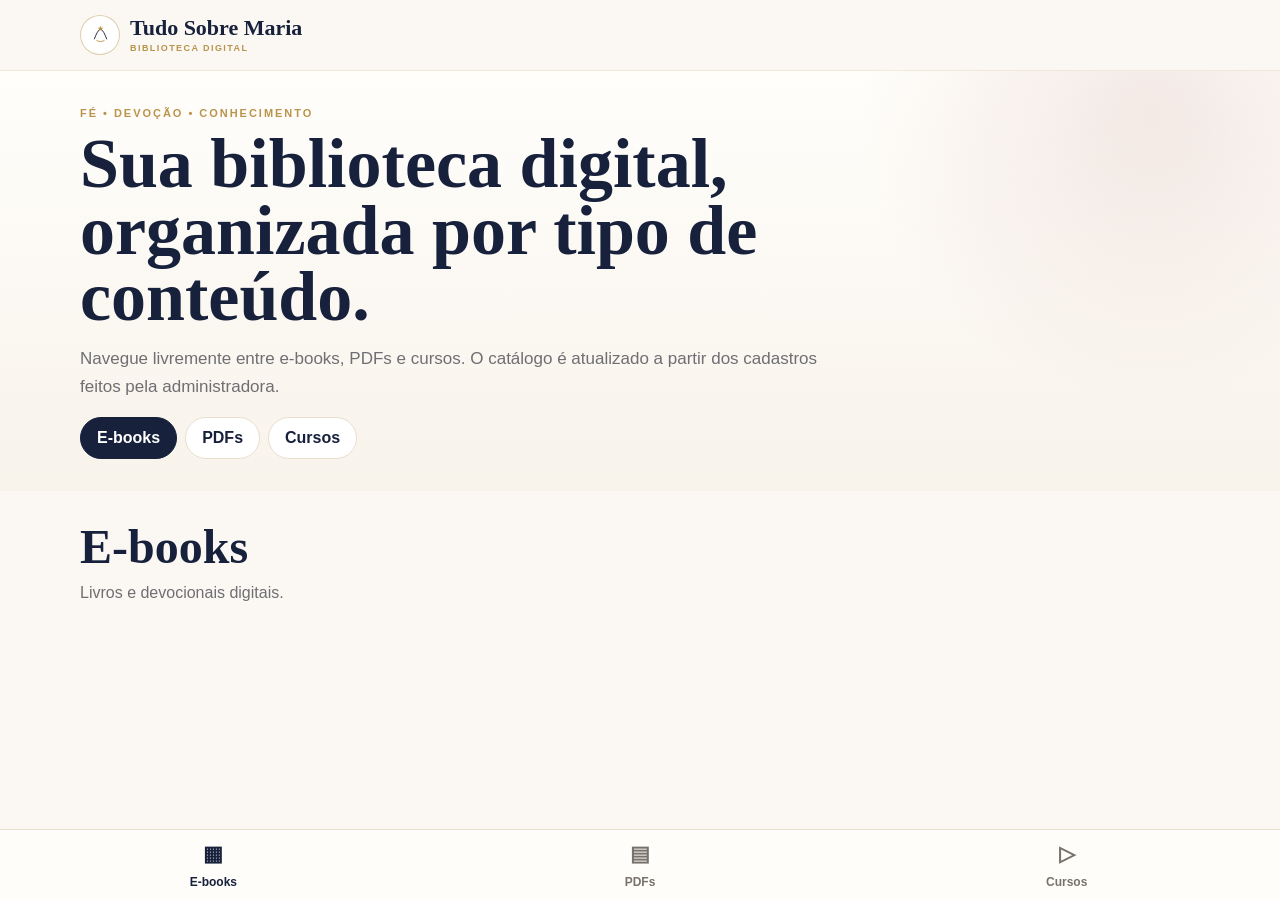
<file: index.html>
<!doctype html>
<html lang="pt-BR">
<head>
<meta charset="utf-8">
<meta name="viewport" content="width=device-width,initial-scale=1,viewport-fit=cover">
<meta name="theme-color" content="#17213c">
<title>Biblioteca Tudo Sobre Maria</title>
<meta name="description" content="E-books, PDFs e cursos em uma biblioteca digital mariana.">
<style>
:root{--navy:#17213c;--gold:#b9944c;--cream:#fbf8f3;--paper:#fffdf9;--rose:#f3e7e3;--line:#eadfce;--ink:#292b34;--muted:#6f6f73;--shadow:0 14px 34px rgba(23,33,60,.08)}
*{box-sizing:border-box}html{scroll-behavior:smooth}body{margin:0;background:var(--cream);color:var(--ink);font-family:Inter,Arial,sans-serif;padding-bottom:82px}a{text-decoration:none;color:inherit}button{font:inherit}.wrap{width:min(1120px,calc(100% - 24px));margin:auto}.top{position:sticky;top:0;z-index:50;background:rgba(251,248,243,.96);backdrop-filter:blur(14px);border-bottom:1px solid rgba(185,148,76,.16)}.topin{min-height:70px;display:flex;align-items:center;justify-content:space-between;gap:14px}.brand{display:flex;align-items:center;gap:10px;min-width:0}.mark{width:40px;height:40px;border-radius:50%;display:grid;place-items:center;background:#fff;border:1px solid rgba(185,148,76,.45);flex:0 0 40px}.brandname{font-family:Georgia,serif;font-size:22px;font-weight:700;color:var(--navy);line-height:1}.brandsub{font-size:9px;letter-spacing:.16em;text-transform:uppercase;color:var(--gold);font-weight:800;margin-top:4px}.adminflag{display:none;background:#f4ead5;color:#765d29;border:1px solid #e4d2ac;border-radius:999px;padding:8px 11px;font-size:11px;font-weight:900}.hero{padding:36px 0 28px;background:radial-gradient(circle at 90% 10%,rgba(207,169,162,.24),transparent 24%),linear-gradient(180deg,#fffefb,#f8f3eb)}.kicker{font-size:11px;letter-spacing:.18em;text-transform:uppercase;color:var(--gold);font-weight:900}h1,h2,h3{font-family:Georgia,serif;color:var(--navy);margin:0}h1{font-size:clamp(40px,8vw,70px);line-height:.95;margin:12px 0 14px;max-width:760px}.hero p{max-width:760px;color:var(--muted);font-size:17px;line-height:1.65;margin:0}.tabs{display:flex;gap:8px;overflow:auto;padding:16px 0 4px;scrollbar-width:none}.tabs::-webkit-scrollbar{display:none}.tab{white-space:nowrap;border:1px solid var(--line);background:#fff;color:var(--navy);border-radius:999px;padding:11px 16px;font-weight:900;cursor:pointer}.tab.active{background:var(--navy);color:#fff;border-color:var(--navy)}.page{display:none;padding:28px 0}.page.active{display:block}.pagehead{display:flex;align-items:flex-end;justify-content:space-between;gap:14px;margin-bottom:18px}.pagehead h2{font-size:clamp(32px,5vw,48px)}.pagehead p{margin:7px 0 0;color:var(--muted);line-height:1.55}.adminbtn{display:none;border:0;border-radius:999px;background:var(--gold);color:#fff;padding:12px 16px;font-weight:900;cursor:pointer;white-space:nowrap}.grid{display:grid;grid-template-columns:repeat(12,1fr);gap:18px}.card{grid-column:span 6;background:var(--paper);border:1px solid var(--line);border-radius:26px;overflow:hidden;box-shadow:var(--shadow);display:flex;flex-direction:column}.visual{height:300px;background:linear-gradient(145deg,#f4ece4,#eee2d6);display:flex;align-items:center;justify-content:center;padding:18px}.visual img{max-width:100%;max-height:100%;object-fit:contain;filter:drop-shadow(0 18px 18px rgba(23,33,60,.15))}.placeholder{width:72%;height:74%;border:2px dashed #d5c7b5;border-radius:20px;display:grid;place-items:center;text-align:center;color:#9a8e80;padding:20px;background:rgba(255,255,255,.45)}.body{padding:18px;display:flex;flex-direction:column;gap:9px;flex:1}.badge{display:inline-flex;width:max-content;background:var(--rose);color:var(--navy);border-radius:999px;padding:6px 10px;font-size:11px;font-weight:900;text-transform:uppercase}.badge.draft{background:#eee;color:#777}.body h3{font-size:28px;line-height:1.05}.body p{margin:0;color:var(--muted);font-size:14px;line-height:1.55}.price{font-size:24px;font-weight:900;color:var(--navy);margin-top:4px}.actions{display:grid;grid-template-columns:1fr 1fr;gap:8px;margin-top:auto;padding-top:6px}.btn{min-height:46px;border-radius:999px;border:1px solid var(--line);display:inline-flex;align-items:center;justify-content:center;text-align:center;padding:10px 14px;font-weight:900;cursor:pointer}.btn.primary{background:var(--navy);color:#fff;border-color:var(--navy)}.btn.secondary{background:#fff;color:var(--navy)}.admin-actions{display:none;grid-template-columns:1fr;gap:7px;margin-top:2px}.btn.admin{background:#f6eddc;color:#765d29;border-color:#e7d3aa;font-size:12px}.empty{grid-column:1/-1;border:1px dashed #d9cdbd;border-radius:24px;padding:42px 20px;text-align:center;background:rgba(255,255,255,.55)}.empty .ico{font-size:36px}.empty h3{font-size:28px;margin:10px 0 6px}.empty p{color:var(--muted);margin:0 auto 16px;max-width:560px;line-height:1.6}.error{grid-column:1/-1;background:#fff4f2;border:1px solid #efd0cb;border-radius:18px;padding:16px;color:#8a453c}.bottom{position:fixed;left:0;right:0;bottom:0;z-index:55;background:rgba(255,253,249,.98);backdrop-filter:blur(14px);border-top:1px solid var(--line);display:grid;grid-template-columns:repeat(3,1fr);padding:7px 0 calc(7px + env(safe-area-inset-bottom))}.bottom button{border:0;background:transparent;color:#78726d;min-height:56px;display:grid;place-items:center;gap:2px;font-weight:900;font-size:12px}.bottom button.active{color:var(--navy)}.bottom .icon{font-size:21px}.modal{position:fixed;inset:0;z-index:100;background:rgba(12,18,34,.58);backdrop-filter:blur(5px);display:none;align-items:center;justify-content:center;padding:14px}.modal.open{display:flex}.sheet{width:min(780px,100%);max-height:90dvh;overflow:auto;background:var(--paper);border-radius:26px;padding:22px;border:1px solid var(--line);box-shadow:0 30px 80px rgba(12,18,34,.3);position:relative}.close{position:absolute;right:15px;top:12px;border:0;background:transparent;font-size:28px;color:var(--navy);cursor:pointer}.sheet h2{font-size:clamp(32px,5vw,48px);padding-right:34px}.subhead{font-size:18px;color:var(--gold);font-weight:800;margin:8px 0 0}.copytext{color:var(--muted);line-height:1.7;white-space:pre-line;margin-top:16px}.benefits{display:grid;gap:9px;margin-top:16px}.benefit{display:flex;gap:9px;align-items:flex-start}.check{width:24px;height:24px;border-radius:50%;background:var(--rose);display:grid;place-items:center;flex:0 0 24px;color:var(--navy);font-weight:900}.gallery{display:grid;grid-template-columns:repeat(2,1fr);gap:10px;margin-top:18px}.gallery img{width:100%;border-radius:14px;border:1px solid var(--line)}.sheetcta{margin-top:20px}.faq{display:grid;gap:8px;margin-top:18px}.faq details{border:1px solid var(--line);background:#fff;border-radius:14px;padding:13px}.faq summary{font-weight:900;color:var(--navy)}.faq p{color:var(--muted);line-height:1.55}
@media(max-width:820px){.grid{grid-template-columns:1fr}.card{grid-column:span 1}.pagehead{align-items:flex-start;flex-direction:column}.visual{height:280px}}
@media(max-width:520px){.wrap{width:calc(100% - 16px)}.topin{min-height:64px}.brandname{font-size:19px}.brandsub{font-size:8px}.hero{padding:26px 0 18px}.hero p{font-size:16px}.page{padding:22px 0}.visual{height:245px}.body h3{font-size:25px}.actions{grid-template-columns:1fr}.gallery{grid-template-columns:1fr}.sheet{border-radius:22px;padding:18px}.adminflag{font-size:9px;padding:7px 9px}}
</style>
</head>
<body>
<header class="top"><div class="wrap topin"><a class="brand" href="./"><div class="mark"><svg viewBox="0 0 80 80" width="25"><path d="M20 52c6-17 12-28 20-34 8 6 14 17 20 34" fill="none" stroke="#17213c" stroke-width="3"/><path d="M27 55c8 6 18 6 26 0" fill="none" stroke="#b9944c" stroke-width="3"/><path d="M40 9l2.6 6 6.4.5-5 4.2 1.6 6.3-5.6-3.4-5.6 3.4 1.6-6.3-5-4.2 6.4-.5z" fill="#b9944c"/></svg></div><div><div class="brandname">Tudo Sobre Maria</div><div class="brandsub">Biblioteca digital</div></div></a><span id="adminFlag" class="adminflag">MODO CADASTRO</span></div></header>
<main>
<section class="hero"><div class="wrap"><div class="kicker">fé • devoção • conhecimento</div><h1>Sua biblioteca digital, organizada por tipo de conteúdo.</h1><p>Navegue livremente entre e-books, PDFs e cursos. O catálogo é atualizado a partir dos cadastros feitos pela administradora.</p><div class="tabs"><button class="tab active" data-page="EBOOK">E-books</button><button class="tab" data-page="PDF">PDFs</button><button class="tab" data-page="CURSO">Cursos</button></div></div></section>
<section id="page-EBOOK" class="page active"><div class="wrap"><div class="pagehead"><div><h2>E-books</h2><p>Livros e devocionais digitais.</p></div><button class="adminbtn" data-new="EBOOK">+ Cadastrar e-book</button></div><div id="grid-EBOOK" class="grid"></div></div></section>
<section id="page-PDF" class="page"><div class="wrap"><div class="pagehead"><div><h2>PDFs</h2><p>Materiais digitais, calendários, cartões, guias e downloads.</p></div><button class="adminbtn" data-new="PDF">+ Cadastrar PDF</button></div><div id="grid-PDF" class="grid"></div></div></section>
<section id="page-CURSO" class="page"><div class="wrap"><div class="pagehead"><div><h2>Cursos</h2><p>Formações e experiências guiadas.</p></div><button class="adminbtn" data-new="CURSO">+ Cadastrar curso</button></div><div id="grid-CURSO" class="grid"></div></div></section>
</main>
<nav class="bottom"><button class="active" data-page="EBOOK"><span class="icon">▦</span><span>E-books</span></button><button data-page="PDF"><span class="icon">▤</span><span>PDFs</span></button><button data-page="CURSO"><span class="icon">▷</span><span>Cursos</span></button></nav>
<div id="detailModal" class="modal"><div class="sheet"><button class="close" aria-label="Fechar">×</button><div id="detailContent"></div></div></div>
<script>
var REPO='nataliasbatista/Biblioteca-tudo-sobre-maria';
var API='https://api.github.com/repos/'+REPO+'/issues?state=open&per_page=100';
var NEW='https://github.com/'+REPO+'/issues/new';
var isAdmin=new URLSearchParams(location.search).get('admin')==='1';
var types={EBOOK:{label:'e-book',template:'ebook.yml'},PDF:{label:'PDF',template:'pdf.yml'},CURSO:{label:'curso',template:'curso.yml'}};
var products=[],copies=[];
if(isAdmin){document.getElementById('adminFlag').style.display='inline-flex';document.querySelectorAll('.adminbtn').forEach(function(x){x.style.display='inline-flex';});}
function esc(s){s=String(s||'');return s.replace(/[&<>"']/g,function(m){return {'&':'&amp;','<':'&lt;','>':'&gt;','"':'&quot;',"'":'&#39;'}[m];});}
function field(body,label){body=body||'';var token='### '+label;var i=body.indexOf(token);if(i<0)return'';var start=i+token.length;while(body[start]===''||body[start]==='
')start++;var end=body.indexOf('
### ',start);if(end<0)end=body.length;var v=body.slice(start,end).trim();return v==='_No response_'?'':v;}
function images(text){text=text||'';var out=[],m;var md=/!\[[^\]]*\]\((https?:\/\/[^)\s]+)[^)]*\)/g;while((m=md.exec(text)))out.push(m[1]);var direct=/(https?:\/\/[^\s<>"']+\.(?:png|jpe?g|webp|gif)(?:\?[^\s<>"']*)?)/gi;while((m=direct.exec(text)))if(out.indexOf(m[1])<0)out.push(m[1]);return out;}
function productType(title){var m=(title||'').match(/^\[PRODUTO\]\[(EBOOK|PDF|CURSO)\]/i);return m?m[1].toUpperCase():'';}
function copyFor(n){return copies.find(function(c){return c.productNo===n&&c.status==='Publicado';});}
function showPage(type){document.querySelectorAll('.page').forEach(function(x){x.classList.remove('active');});document.querySelectorAll('[data-page]').forEach(function(x){x.classList.remove('active');});document.getElementById('page-'+type).classList.add('active');document.querySelectorAll('[data-page="'+type+'"]').forEach(function(x){x.classList.add('active');});history.replaceState(null,'','#'+type.toLowerCase());window.scrollTo({top:0,behavior:'smooth'});}
document.querySelectorAll('[data-page]').forEach(function(b){b.addEventListener('click',function(){showPage(b.dataset.page);});});
document.querySelectorAll('[data-new]').forEach(function(b){b.addEventListener('click',function(){var t=b.dataset.new;location.href=NEW+'?template='+types[t].template+'&title='+encodeURIComponent('[PRODUTO]['+t+'] ');});});
function parseIssue(i){var type=productType(i.title);if(type){return {kind:'product',type:type,number:i.number,html:i.html_url,name:field(i.body,'Nome do produto')||i.title.replace(/^\[PRODUTO\]\[[^\]]+\]\s*/,'').trim(),desc:field(i.body,'Descrição curta'),price:field(i.body,'Preço'),link:field(i.body,'Link principal'),button:field(i.body,'Texto do botão principal'),img:images(field(i.body,'Imagem principal'))[0]||'',status:field(i.body,'Status')||'Publicado'};}var cm=i.title.match(/^\[COPY\]\[#(\d+)\]/i);if(cm){return {kind:'copy',productNo:Number(cm[1]),number:i.number,html:i.html_url,headline:field(i.body,'Headline'),subheadline:field(i.body,'Subheadline'),copy:field(i.body,'Copy principal'),benefits:field(i.body,'Benefícios').split(/\n+/).map(function(x){return x.trim();}).filter(Boolean),imgs:images(field(i.body,'Imagens da copy')),cta:field(i.body,'Texto do CTA'),faq:field(i.body,'FAQ'),status:field(i.body,'Status')||'Publicado'};}return null;}
function empty(type){var msg={EBOOK:'Nenhum e-book cadastrado ainda.',PDF:'Nenhum PDF cadastrado ainda.',CURSO:'Nenhum curso cadastrado ainda.'}[type];return '<div class="empty"><div class="ico">＋</div><h3>'+msg+'</h3><p>'+(isAdmin?'Use o botão abaixo para fazer o primeiro cadastro. A imagem pode ser anexada no próprio formulário.':'Novos conteúdos aparecerão aqui em breve.')+'</p>'+(isAdmin?'<button class="adminbtn" style="display:inline-flex" onclick="document.querySelector(\'[data-new='+type+']\').click()">Cadastrar agora</button>':'')+'</div>';}
function render(){Object.keys(types).forEach(function(type){var grid=document.getElementById('grid-'+type);var list=products.filter(function(p){return p.type===type&&(p.status==='Publicado'||isAdmin);});if(!list.length){grid.innerHTML=empty(type);return;}grid.innerHTML=list.map(function(p){var cp=copyFor(p.number);var visual=p.img?'<img src="'+esc(p.img)+'" alt="'+esc(p.name)+'">':'<div class="placeholder"><div><strong>Espaço para imagem</strong><br><small>Cadastre uma imagem no formulário do produto.</small></div></div>';var main=p.link?'<a class="btn primary" href="'+esc(p.link)+'" target="_blank" rel="noopener">'+esc(p.button||((p.price||'').toLowerCase()==='grátis'?'Baixar':'Acessar'))+'</a>':'';var detail=cp?'<button class="btn secondary" onclick="openDetail('+p.number+')">Ver detalhes</button>':'';var admin=isAdmin?'<div class="admin-actions" style="display:grid"><a class="btn admin" href="'+p.html+'" target="_blank">Editar cadastro</a><button class="btn admin" onclick="newCopy('+p.number+',\''+encodeURIComponent(p.name)+'\')">'+(cp?'Cadastrar nova copy':'Cadastrar copy e imagens')+'</button>'+(cp?'<a class="btn admin" href="'+cp.html+'" target="_blank">Abrir copy cadastrada</a>':'')+'</div>':'';return '<article class="card"><div class="visual">'+visual+'</div><div class="body"><span class="badge '+(p.status==='Rascunho'?'draft':'')+'">'+esc(p.status)+'</span><h3>'+esc(p.name)+'</h3><p>'+esc(p.desc)+'</p><div class="price">'+esc(p.price||'')+'</div><div class="actions">'+main+detail+'</div>'+admin+'</div></article>';}).join('');});}
function newCopy(no,encodedName){var name=decodeURIComponent(encodedName);var title='[COPY][#'+no+'] '+name;location.href=NEW+'?template=copy.yml&title='+encodeURIComponent(title);}
function faqHtml(raw){raw=raw||'';return raw.split(/\n+/).map(function(x){return x.trim();}).filter(Boolean).map(function(line){var parts=line.split('|');if(parts.length<2)return'';var q=parts.shift().trim();return '<details><summary>'+esc(q)+'</summary><p>'+esc(parts.join('|').trim())+'</p></details>';}).join('');}
function openDetail(no){var p=products.find(function(x){return x.number===no;}),c=copyFor(no);if(!p||!c)return;var gal=c.imgs.length?'<div class="gallery">'+c.imgs.map(function(x){return '<img src="'+esc(x)+'" alt="">';}).join('')+'</div>':'';var ben=c.benefits.length?'<div class="benefits">'+c.benefits.map(function(x){return '<div class="benefit"><span class="check">✓</span><span>'+esc(x)+'</span></div>';}).join('')+'</div>':'';var fa=faqHtml(c.faq);var faq=fa?'<div class="faq">'+fa+'</div>':'';var cta=p.link?'<div class="sheetcta"><a class="btn primary" href="'+esc(p.link)+'" target="_blank" rel="noopener">'+esc(c.cta||p.button||'Acessar')+'</a></div>':'';document.getElementById('detailContent').innerHTML='<span class="badge">'+esc(p.type)+'</span><h2>'+esc(c.headline||p.name)+'</h2>'+(c.subheadline?'<div class="subhead">'+esc(c.subheadline)+'</div>':'')+'<div class="copytext">'+esc(c.copy)+'</div>'+ben+gal+faq+cta;document.getElementById('detailModal').classList.add('open');document.body.style.overflow='hidden';}
document.querySelector('.close').onclick=function(){document.getElementById('detailModal').classList.remove('open');document.body.style.overflow='';};
document.getElementById('detailModal').addEventListener('click',function(e){if(e.target.id==='detailModal')document.querySelector('.close').click();});
async function load(){Object.keys(types).forEach(function(t){document.getElementById('grid-'+t).innerHTML='<div class="empty"><p>Carregando catálogo…</p></div>';});try{var res=await fetch(API,{headers:{Accept:'application/vnd.github+json'},cache:'no-store'});if(!res.ok)throw new Error('GitHub API '+res.status);var data=await res.json();var parsed=data.filter(function(x){return !x.pull_request;}).map(parseIssue).filter(Boolean);products=parsed.filter(function(x){return x.kind==='product';});copies=parsed.filter(function(x){return x.kind==='copy';});render();}catch(e){Object.keys(types).forEach(function(t){document.getElementById('grid-'+t).innerHTML='<div class="error">Não foi possível carregar o catálogo agora. Atualize a página em alguns instantes.</div>';});}}
var hash=(location.hash||'').replace('#','').toUpperCase();if(types[hash])showPage(hash);load();
</script>
</body>
</html>
</file>
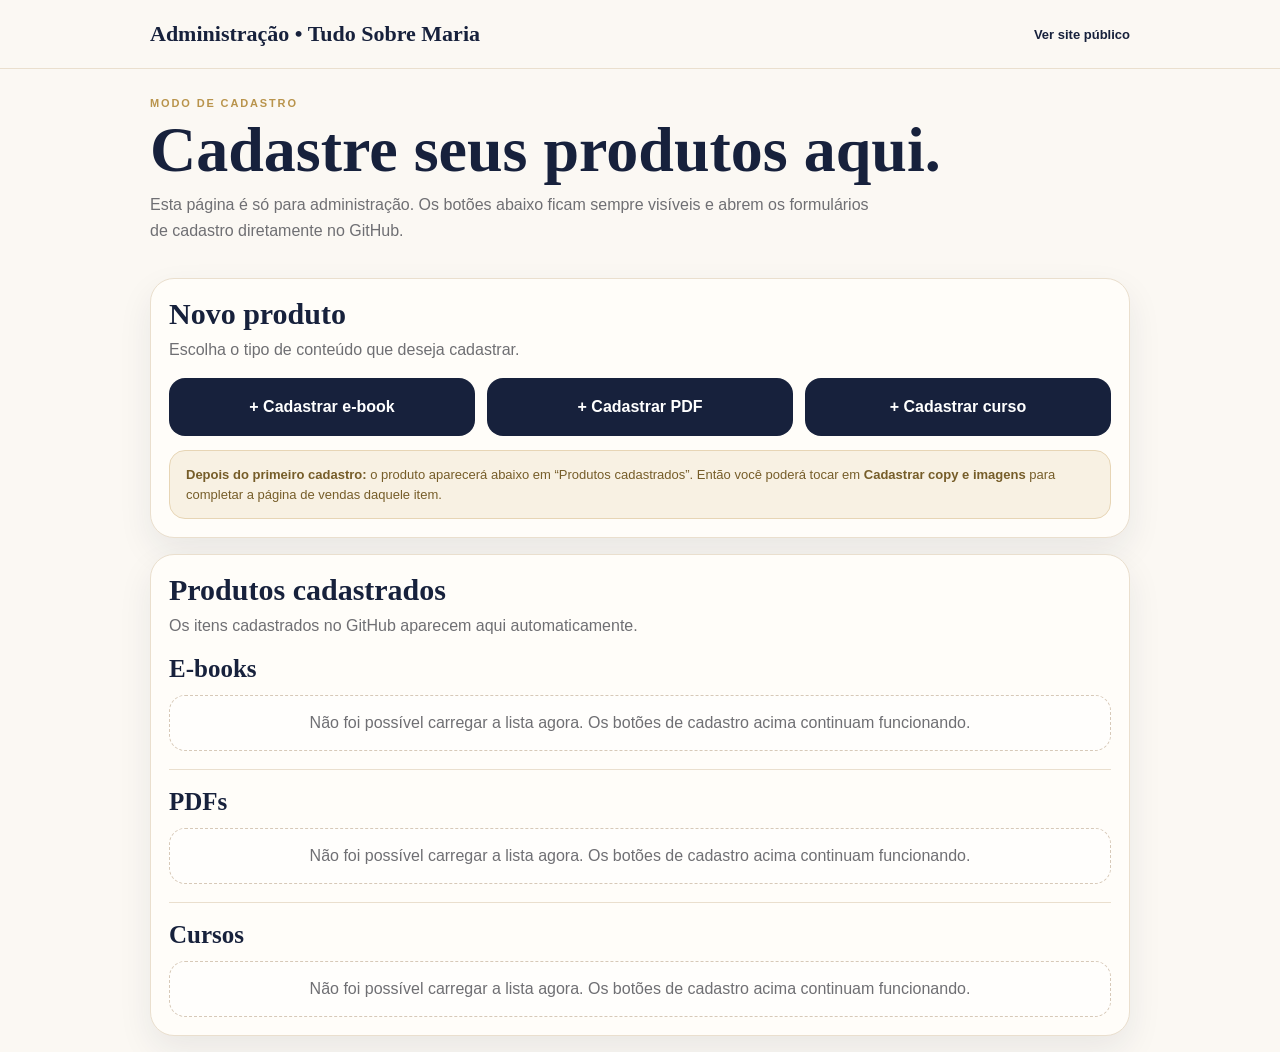
<file: admin.html>
<!doctype html>
<html lang="pt-BR">
<head>
<meta charset="utf-8">
<meta name="viewport" content="width=device-width,initial-scale=1,viewport-fit=cover">
<meta name="theme-color" content="#17213c">
<title>Administração | Biblioteca Tudo Sobre Maria</title>
<style>
:root{--navy:#17213c;--gold:#b9944c;--cream:#fbf8f3;--paper:#fffdf9;--line:#eadfce;--muted:#6f6f73;--rose:#f3e7e3;--shadow:0 14px 34px rgba(23,33,60,.08)}
*{box-sizing:border-box}body{margin:0;background:var(--cream);color:#292b34;font-family:Inter,Arial,sans-serif}.wrap{width:min(980px,calc(100% - 20px));margin:auto}.top{position:sticky;top:0;z-index:20;background:rgba(251,248,243,.97);backdrop-filter:blur(12px);border-bottom:1px solid var(--line)}.topin{min-height:68px;display:flex;align-items:center;justify-content:space-between;gap:12px}.brand{font-family:Georgia,serif;color:var(--navy);font-size:22px;font-weight:700}.back{font-size:13px;font-weight:800;color:var(--navy);text-decoration:none}.hero{padding:28px 0 18px}.eyebrow{font-size:11px;letter-spacing:.17em;text-transform:uppercase;color:var(--gold);font-weight:900}h1,h2,h3{font-family:Georgia,serif;color:var(--navy);margin:0}h1{font-size:clamp(38px,8vw,64px);line-height:.96;margin:10px 0 12px}.hero p{color:var(--muted);line-height:1.6;margin:0;max-width:720px}.panel{background:var(--paper);border:1px solid var(--line);border-radius:24px;padding:18px;box-shadow:var(--shadow);margin:16px 0}.panel h2{font-size:30px;margin-bottom:7px}.panel p{color:var(--muted);margin:0 0 16px;line-height:1.55}.buttons{display:grid;grid-template-columns:repeat(3,1fr);gap:12px}.btn{display:flex;align-items:center;justify-content:center;text-align:center;min-height:58px;border-radius:16px;text-decoration:none;font-weight:900;padding:12px 14px;border:1px solid transparent}.btn.primary{background:var(--navy);color:white}.btn.gold{background:var(--gold);color:white}.btn.light{background:white;color:var(--navy);border-color:var(--line)}.category{border-top:1px solid var(--line);padding-top:18px;margin-top:18px}.category:first-of-type{border-top:0;padding-top:0;margin-top:0}.category h3{font-size:25px;margin-bottom:10px}.manage{display:grid;gap:10px;margin-top:12px}.item{border:1px solid var(--line);border-radius:16px;padding:14px;background:#fff}.item strong{color:var(--navy);display:block;margin-bottom:6px}.item small{color:var(--muted)}.item-actions{display:flex;flex-wrap:wrap;gap:8px;margin-top:10px}.smallbtn{display:inline-flex;align-items:center;justify-content:center;min-height:40px;padding:8px 12px;border-radius:999px;text-decoration:none;font-weight:800;font-size:12px;border:1px solid var(--line);color:var(--navy);background:#fff}.smallbtn.copy{background:#f6eddc;color:#765d29;border-color:#e7d3aa}.empty{border:1px dashed #d7c9b8;border-radius:16px;padding:18px;color:var(--muted);text-align:center;background:rgba(255,255,255,.5)}
.note{margin-top:14px;background:#f8f1e3;border:1px solid #e7d5b5;color:#765d29;padding:14px 16px;border-radius:16px;line-height:1.5;font-size:13px}
@media(max-width:700px){.buttons{grid-template-columns:1fr}.panel{padding:15px}.topin{min-height:62px}.brand{font-size:19px}}
</style>
</head>
<body>
<header class="top"><div class="wrap topin"><div class="brand">Administração • Tudo Sobre Maria</div><a class="back" href="./">Ver site público</a></div></header>

<main class="wrap">
<section class="hero">
  <div class="eyebrow">modo de cadastro</div>
  <h1>Cadastre seus produtos aqui.</h1>
  <p>Esta página é só para administração. Os botões abaixo ficam sempre visíveis e abrem os formulários de cadastro diretamente no GitHub.</p>
</section>

<section class="panel">
  <h2>Novo produto</h2>
  <p>Escolha o tipo de conteúdo que deseja cadastrar.</p>
  <div class="buttons">
    <a class="btn primary" href="https://github.com/nataliasbatista/Biblioteca-tudo-sobre-maria/issues/new?template=ebook.yml&title=%5BPRODUTO%5D%5BEBOOK%5D%20">+ Cadastrar e-book</a>
    <a class="btn primary" href="https://github.com/nataliasbatista/Biblioteca-tudo-sobre-maria/issues/new?template=pdf.yml&title=%5BPRODUTO%5D%5BPDF%5D%20">+ Cadastrar PDF</a>
    <a class="btn primary" href="https://github.com/nataliasbatista/Biblioteca-tudo-sobre-maria/issues/new?template=curso.yml&title=%5BPRODUTO%5D%5BCURSO%5D%20">+ Cadastrar curso</a>
  </div>
  <div class="note"><strong>Depois do primeiro cadastro:</strong> o produto aparecerá abaixo em “Produtos cadastrados”. Então você poderá tocar em <strong>Cadastrar copy e imagens</strong> para completar a página de vendas daquele item.</div>
</section>

<section class="panel">
  <h2>Produtos cadastrados</h2>
  <p>Os itens cadastrados no GitHub aparecem aqui automaticamente.</p>

  <div class="category">
    <h3>E-books</h3>
    <div id="EBOOK" class="manage"><div class="empty">Carregando e-books…</div></div>
  </div>

  <div class="category">
    <h3>PDFs</h3>
    <div id="PDF" class="manage"><div class="empty">Carregando PDFs…</div></div>
  </div>

  <div class="category">
    <h3>Cursos</h3>
    <div id="CURSO" class="manage"><div class="empty">Carregando cursos…</div></div>
  </div>
</section>
</main>

<script>
const REPO='nataliasbatista/Biblioteca-tudo-sobre-maria';
const API='https://api.github.com/repos/'+REPO+'/issues?state=open&per_page=100';

function esc(s=''){return String(s).replace(/[&<>"']/g,m=>({'&':'&amp;','<':'&lt;','>':'&gt;','"':'&quot;',"'":'&#39;'}[m]));}
function typeOf(title=''){const m=title.match(/^\[PRODUTO\]\[(EBOOK|PDF|CURSO)\]/i);return m?m[1].toUpperCase():'';}
function cleanName(title=''){return title.replace(/^\[PRODUTO\]\[[^\]]+\]\s*/,'').trim()||'Produto sem nome';}
function copyUrl(no,name){const title='[COPY][#'+no+'] '+name;return 'https://github.com/'+REPO+'/issues/new?template=copy.yml&title='+encodeURIComponent(title);}

async function load(){
  try{
    const r=await fetch(API,{headers:{Accept:'application/vnd.github+json'},cache:'no-store'});
    if(!r.ok) throw new Error('API '+r.status);
    const data=await r.json();
    const products=data.filter(x=>!x.pull_request&&typeOf(x.title));
    ['EBOOK','PDF','CURSO'].forEach(type=>{
      const box=document.getElementById(type);
      const list=products.filter(x=>typeOf(x.title)===type);
      if(!list.length){box.innerHTML='<div class="empty">Nenhum item cadastrado nesta categoria ainda.</div>';return;}
      box.innerHTML=list.map(x=>{
        const name=cleanName(x.title);
        return '<div class="item"><strong>'+esc(name)+'</strong><small>Cadastro #'+x.number+'</small><div class="item-actions"><a class="smallbtn" href="'+x.html_url+'" target="_blank">Abrir/editar cadastro</a><a class="smallbtn copy" href="'+copyUrl(x.number,name)+'">Cadastrar copy e imagens</a></div></div>';
      }).join('');
    });
  }catch(e){
    ['EBOOK','PDF','CURSO'].forEach(type=>document.getElementById(type).innerHTML='<div class="empty">Não foi possível carregar a lista agora. Os botões de cadastro acima continuam funcionando.</div>');
  }
}
load();
</script>
</body>
</html>
</file>
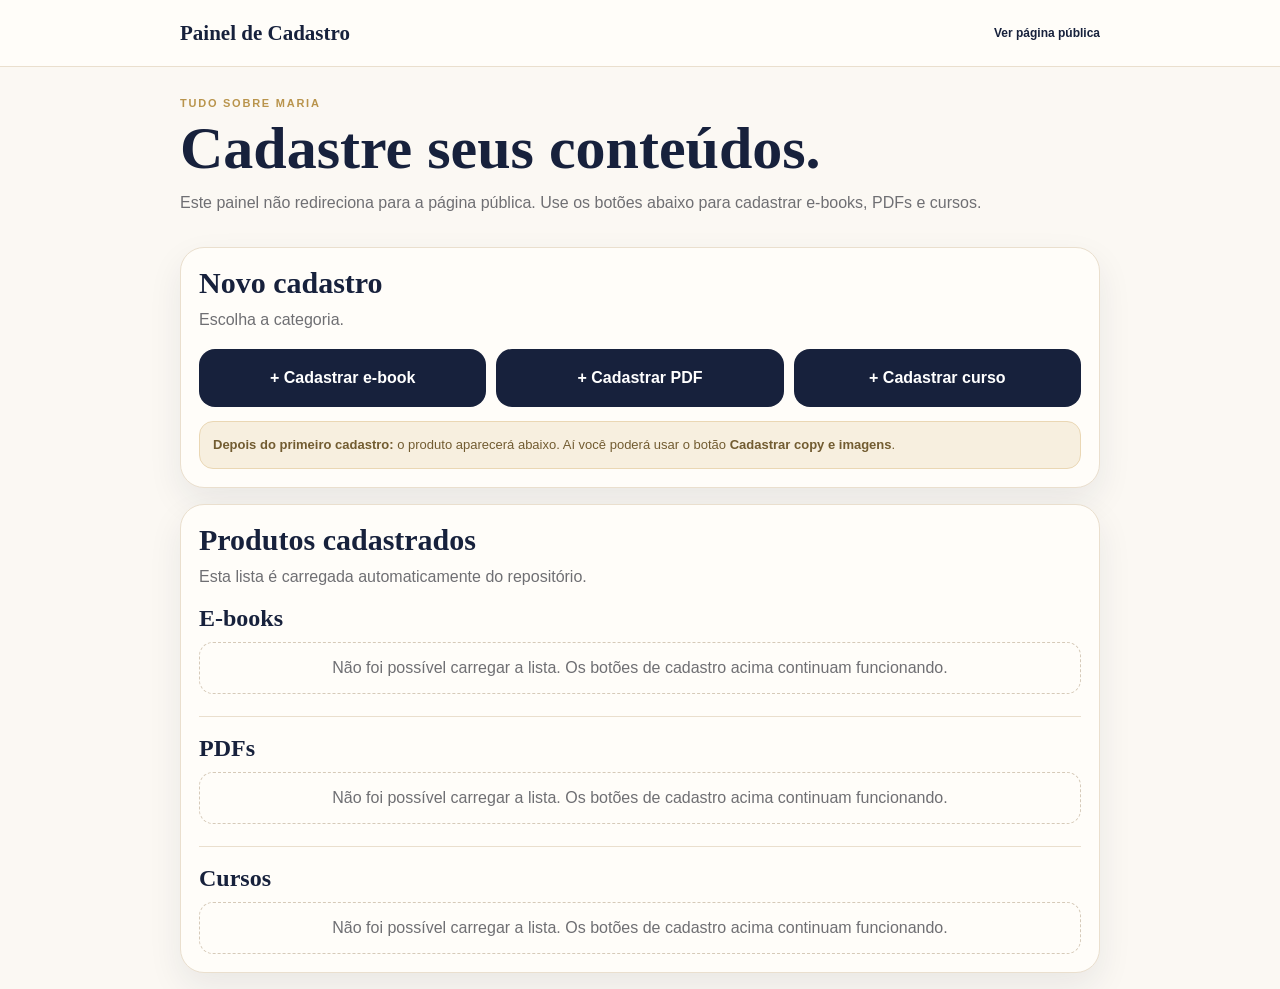
<file: painel-cadastro.html>
<!doctype html>
<html lang="pt-BR">
<head>
<meta charset="utf-8">
<meta name="viewport" content="width=device-width,initial-scale=1,viewport-fit=cover">
<meta name="theme-color" content="#17213c">
<title>Painel de Cadastro | Tudo Sobre Maria</title>
<style>
:root{--navy:#17213c;--gold:#b9944c;--cream:#fbf8f3;--paper:#fffdf9;--line:#eadfce;--muted:#6f6f73;--shadow:0 14px 34px rgba(23,33,60,.08)}
*{box-sizing:border-box}
body{margin:0;background:var(--cream);color:#292b34;font-family:Inter,Arial,sans-serif}
.wrap{width:min(920px,calc(100% - 20px));margin:auto}
header{background:#fffdf9;border-bottom:1px solid var(--line);position:sticky;top:0;z-index:20}
.head{min-height:66px;display:flex;align-items:center;justify-content:space-between;gap:12px}
.brand{font-family:Georgia,serif;font-size:21px;font-weight:700;color:var(--navy)}
.public{font-size:12px;font-weight:800;color:var(--navy);text-decoration:none}
.hero{padding:30px 0 16px}
.kicker{font-size:11px;letter-spacing:.16em;text-transform:uppercase;color:var(--gold);font-weight:900}
h1,h2,h3{font-family:Georgia,serif;color:var(--navy);margin:0}
h1{font-size:clamp(36px,8vw,60px);line-height:.98;margin:10px 0 12px}
.hero p{margin:0;color:var(--muted);line-height:1.6}
.card{background:var(--paper);border:1px solid var(--line);border-radius:24px;padding:18px;box-shadow:var(--shadow);margin:16px 0}
.card h2{font-size:30px;margin-bottom:8px}
.card p{color:var(--muted);line-height:1.55;margin:0 0 16px}
.buttons{display:grid;grid-template-columns:repeat(3,1fr);gap:10px}
.btn{display:flex;align-items:center;justify-content:center;text-align:center;min-height:58px;border-radius:16px;text-decoration:none;font-weight:900;padding:12px;background:var(--navy);color:#fff}
.note{margin-top:14px;border-radius:14px;background:#f7efdf;border:1px solid #ead7b4;padding:13px;color:#725c31;font-size:13px;line-height:1.5}
.group{margin-top:22px;padding-top:18px;border-top:1px solid var(--line)}
.group:first-of-type{border-top:0;padding-top:0;margin-top:0}
.group h3{font-size:24px;margin-bottom:10px}
.list{display:grid;gap:9px}
.item{background:#fff;border:1px solid var(--line);border-radius:14px;padding:13px}
.item strong{display:block;color:var(--navy);margin-bottom:4px}
.item small{color:var(--muted)}
.item-actions{display:flex;flex-wrap:wrap;gap:7px;margin-top:10px}
.small{display:inline-flex;align-items:center;justify-content:center;min-height:38px;padding:7px 11px;border-radius:999px;text-decoration:none;font-size:12px;font-weight:800;border:1px solid var(--line);color:var(--navy);background:#fff}
.small.copy{background:#f7efdf;color:#725c31;border-color:#ead7b4}
.empty{border:1px dashed #d6cab9;border-radius:14px;padding:16px;color:var(--muted);text-align:center}
@media(max-width:680px){.buttons{grid-template-columns:1fr}.brand{font-size:18px}.card{padding:15px}}
</style>
</head>
<body>
<header><div class="wrap head"><div class="brand">Painel de Cadastro</div><a class="public" href="./">Ver página pública</a></div></header>

<main class="wrap">
<section class="hero">
  <div class="kicker">Tudo Sobre Maria</div>
  <h1>Cadastre seus conteúdos.</h1>
  <p>Este painel não redireciona para a página pública. Use os botões abaixo para cadastrar e-books, PDFs e cursos.</p>
</section>

<section class="card">
  <h2>Novo cadastro</h2>
  <p>Escolha a categoria.</p>
  <div class="buttons">
    <a class="btn" href="https://github.com/nataliasbatista/Biblioteca-tudo-sobre-maria/issues/new?template=ebook.yml&title=%5BPRODUTO%5D%5BEBOOK%5D%20">+ Cadastrar e-book</a>
    <a class="btn" href="https://github.com/nataliasbatista/Biblioteca-tudo-sobre-maria/issues/new?template=pdf.yml&title=%5BPRODUTO%5D%5BPDF%5D%20">+ Cadastrar PDF</a>
    <a class="btn" href="https://github.com/nataliasbatista/Biblioteca-tudo-sobre-maria/issues/new?template=curso.yml&title=%5BPRODUTO%5D%5BCURSO%5D%20">+ Cadastrar curso</a>
  </div>
  <div class="note"><strong>Depois do primeiro cadastro:</strong> o produto aparecerá abaixo. Aí você poderá usar o botão <strong>Cadastrar copy e imagens</strong>.</div>
</section>

<section class="card">
  <h2>Produtos cadastrados</h2>
  <p>Esta lista é carregada automaticamente do repositório.</p>
  
  <div class="group"><h3>E-books</h3><div id="EBOOK" class="list"><div class="empty">Carregando…</div></div></div>
  <div class="group"><h3>PDFs</h3><div id="PDF" class="list"><div class="empty">Carregando…</div></div></div>
  <div class="group"><h3>Cursos</h3><div id="CURSO" class="list"><div class="empty">Carregando…</div></div></div>
</section>
</main>

<script>
const REPO='nataliasbatista/Biblioteca-tudo-sobre-maria';
const API='https://api.github.com/repos/'+REPO+'/issues?state=open&per_page=100';

function esc(s=''){return String(s).replace(/[&<>"']/g,m=>({'&':'&amp;','<':'&lt;','>':'&gt;','"':'&quot;',"'":'&#39;'}[m]));}
function typeOf(title=''){const m=title.match(/^\[PRODUTO\]\[(EBOOK|PDF|CURSO)\]/i);return m?m[1].toUpperCase():'';}
function cleanName(title=''){return title.replace(/^\[PRODUTO\]\[[^\]]+\]\s*/,'').trim()||'Produto sem nome';}
function copyUrl(no,name){const title='[COPY][#'+no+'] '+name;return 'https://github.com/'+REPO+'/issues/new?template=copy.yml&title='+encodeURIComponent(title);}

async function load(){
  try{
    const r=await fetch(API,{headers:{Accept:'application/vnd.github+json'},cache:'no-store'});
    if(!r.ok) throw new Error('API '+r.status);
    const data=await r.json();
    const products=data.filter(x=>!x.pull_request&&typeOf(x.title));
    ['EBOOK','PDF','CURSO'].forEach(type=>{
      const box=document.getElementById(type);
      const list=products.filter(x=>typeOf(x.title)===type);
      if(!list.length){box.innerHTML='<div class="empty">Nenhum item cadastrado nesta categoria ainda.</div>';return;}
      box.innerHTML=list.map(x=>{
        const name=cleanName(x.title);
        return '<div class="item"><strong>'+esc(name)+'</strong><small>Cadastro #'+x.number+'</small><div class="item-actions"><a class="small" href="'+x.html_url+'" target="_blank">Abrir/editar cadastro</a><a class="small copy" href="'+copyUrl(x.number,name)+'">Cadastrar copy e imagens</a></div></div>';
      }).join('');
    });
  }catch(e){
    ['EBOOK','PDF','CURSO'].forEach(type=>document.getElementById(type).innerHTML='<div class="empty">Não foi possível carregar a lista. Os botões de cadastro acima continuam funcionando.</div>');
  }
}
load();
</script>
</body>
</html>
</file>
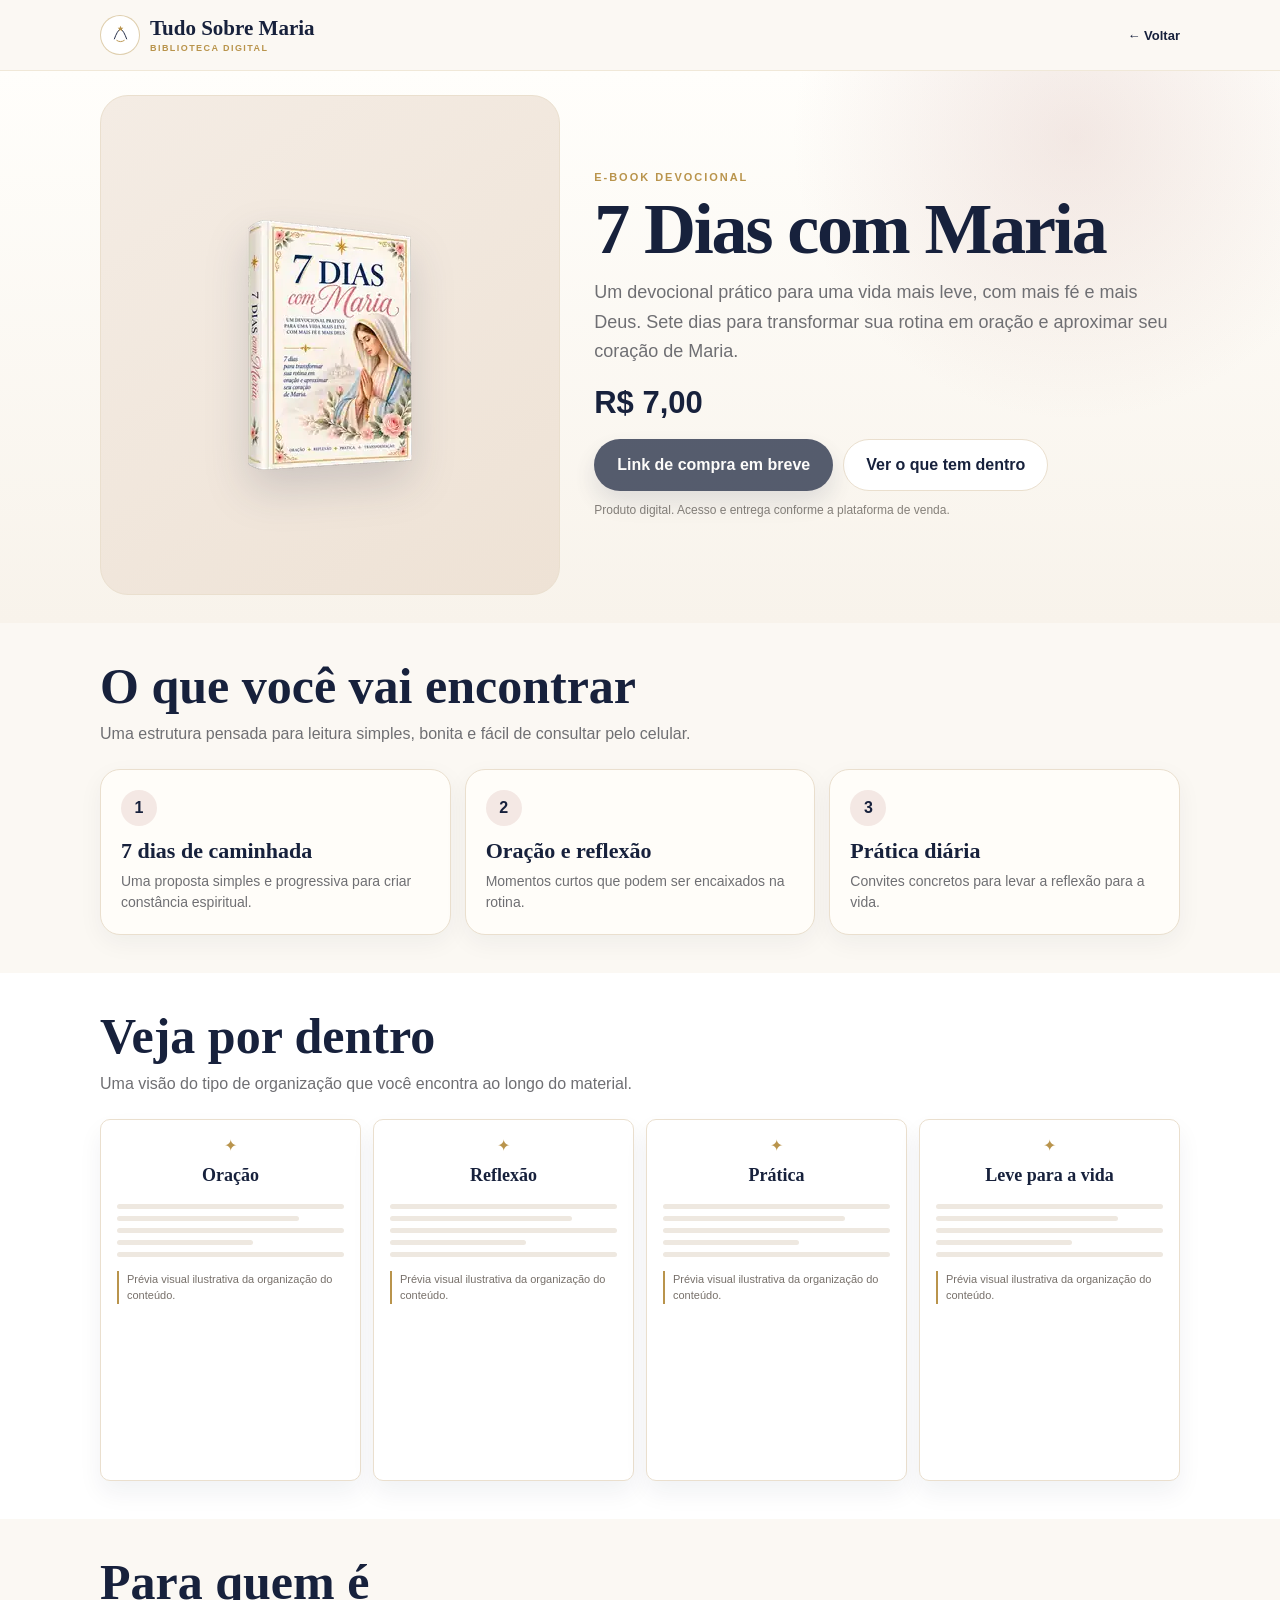
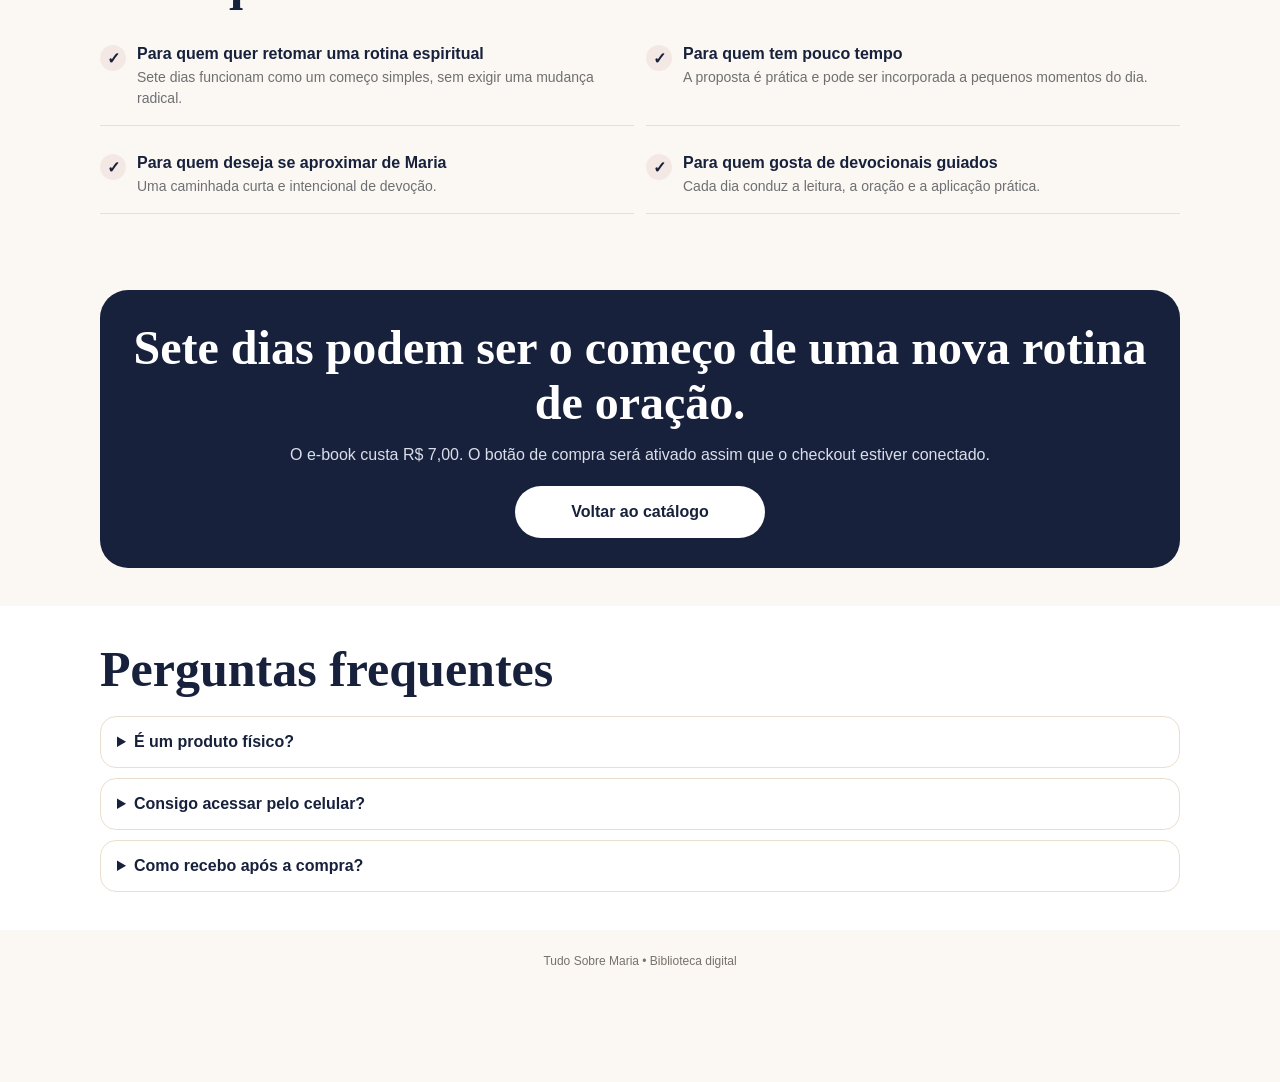
<file: produtos/7-dias-com-maria.html>
<!doctype html><html lang="pt-BR"><head><meta charset="utf-8"><meta name="viewport" content="width=device-width,initial-scale=1,viewport-fit=cover"><meta name="theme-color" content="#17213c"><title>7 Dias com Maria | Tudo Sobre Maria</title><meta name="description" content="Um devocional prático para uma vida mais leve, com mais fé e mais Deus. Sete dias para transformar sua rotina em oração e aproximar seu coração de Maria."><link rel="stylesheet" href="../assets/produto.css"></head><body>
<header class="top"><div class="wrap topin"><a class="brand" href="../index.html"><div class="mark"><svg viewBox="0 0 80 80" width="25"><path d="M20 52c6-17 12-28 20-34 8 6 14 17 20 34" fill="none" stroke="#17213c" stroke-width="3"/><path d="M27 55c8 6 18 6 26 0" fill="none" stroke="#b9944c" stroke-width="3"/><path d="M40 9l2.6 6 6.4.5-5 4.2 1.6 6.3-5.6-3.4-5.6 3.4 1.6-6.3-5-4.2 6.4-.5z" fill="#b9944c"/></svg></div><div><div class="bname">Tudo Sobre Maria</div><div class="bsub">Biblioteca digital</div></div></a><a class="back" href="../index.html#ebooks">← Voltar</a></div></header>
<main><section class="hero"><div class="wrap hero-grid"><div class="visual "><img src="../assets/7-dias-com-maria.webp" alt="Mockup de 7 Dias com Maria"></div><div><div class="eyebrow">E-book devocional</div><h1>7 Dias com Maria</h1><p class="lead">Um devocional prático para uma vida mais leve, com mais fé e mais Deus. Sete dias para transformar sua rotina em oração e aproximar seu coração de Maria.</p><div class="price-line"><span class="price">R$ 7,00</span></div><div class="cta"><span class="btn primary" style="opacity:.72;cursor:default">Link de compra em breve</span><a class="btn secondary" href="#conteudo">Ver o que tem dentro</a></div><div class="smallnote">Produto digital. Acesso e entrega conforme a plataforma de venda.</div></div></div></section>
<section class="section" id="conteudo"><div class="wrap"><div class="head"><h2>O que você vai encontrar</h2><p>Uma estrutura pensada para leitura simples, bonita e fácil de consultar pelo celular.</p></div><div class="features"><div class="feature"><div class="ico">1</div><h3>7 dias de caminhada</h3><p>Uma proposta simples e progressiva para criar constância espiritual.</p></div><div class="feature"><div class="ico">2</div><h3>Oração e reflexão</h3><p>Momentos curtos que podem ser encaixados na rotina.</p></div><div class="feature"><div class="ico">3</div><h3>Prática diária</h3><p>Convites concretos para levar a reflexão para a vida.</p></div></div></div></section>
<section class="section alt"><div class="wrap"><div class="head"><h2>Veja por dentro</h2><p>Uma visão do tipo de organização que você encontra ao longo do material.</p></div><div class="preview"><div class="page"><div class="star">✦</div><h3>Oração</h3><div class="lines"><div class="line"></div><div class="line m"></div><div class="line"></div><div class="line s"></div><div class="line"></div></div><div class="quote">Prévia visual ilustrativa da organização do conteúdo.</div></div><div class="page"><div class="star">✦</div><h3>Reflexão</h3><div class="lines"><div class="line"></div><div class="line m"></div><div class="line"></div><div class="line s"></div><div class="line"></div></div><div class="quote">Prévia visual ilustrativa da organização do conteúdo.</div></div><div class="page"><div class="star">✦</div><h3>Prática</h3><div class="lines"><div class="line"></div><div class="line m"></div><div class="line"></div><div class="line s"></div><div class="line"></div></div><div class="quote">Prévia visual ilustrativa da organização do conteúdo.</div></div><div class="page"><div class="star">✦</div><h3>Leve para a vida</h3><div class="lines"><div class="line"></div><div class="line m"></div><div class="line"></div><div class="line s"></div><div class="line"></div></div><div class="quote">Prévia visual ilustrativa da organização do conteúdo.</div></div></div></div></section>
<section class="section"><div class="wrap"><div class="head"><h2>Para quem é</h2></div><div class="forwho"><div class="who"><div class="check">✓</div><div><strong>Para quem quer retomar uma rotina espiritual</strong><span>Sete dias funcionam como um começo simples, sem exigir uma mudança radical.</span></div></div><div class="who"><div class="check">✓</div><div><strong>Para quem tem pouco tempo</strong><span>A proposta é prática e pode ser incorporada a pequenos momentos do dia.</span></div></div><div class="who"><div class="check">✓</div><div><strong>Para quem deseja se aproximar de Maria</strong><span>Uma caminhada curta e intencional de devoção.</span></div></div><div class="who"><div class="check">✓</div><div><strong>Para quem gosta de devocionais guiados</strong><span>Cada dia conduz a leitura, a oração e a aplicação prática.</span></div></div></div></div></section>
<section class="section"><div class="wrap"><div class="ctabox"><h2>Sete dias podem ser o começo de uma nova rotina de oração.</h2><p>O e-book custa R$ 7,00. O botão de compra será ativado assim que o checkout estiver conectado.</p><a class="btn" href="../index.html#ebooks">Voltar ao catálogo</a></div></div></section>
<section class="section alt"><div class="wrap"><div class="head"><h2>Perguntas frequentes</h2></div><div class="faq"><details><summary>É um produto físico?</summary><p>Não. É um produto digital; não há envio pelos Correios.</p></details><details><summary>Consigo acessar pelo celular?</summary><p>Sim. O material foi pensado para leitura digital e pode ser acessado em dispositivos compatíveis com PDF.</p></details><details><summary>Como recebo após a compra?</summary><p>Após a confirmação do pagamento, siga as instruções da plataforma de venda para acessar o material.</p></details></div></div></section></main><div class="sticky"><a class="btn primary" href="../index.html#ebooks">Voltar aos e-books</a></div><footer class="footer"><div class="wrap">Tudo Sobre Maria • Biblioteca digital</div></footer></body></html>
</file>
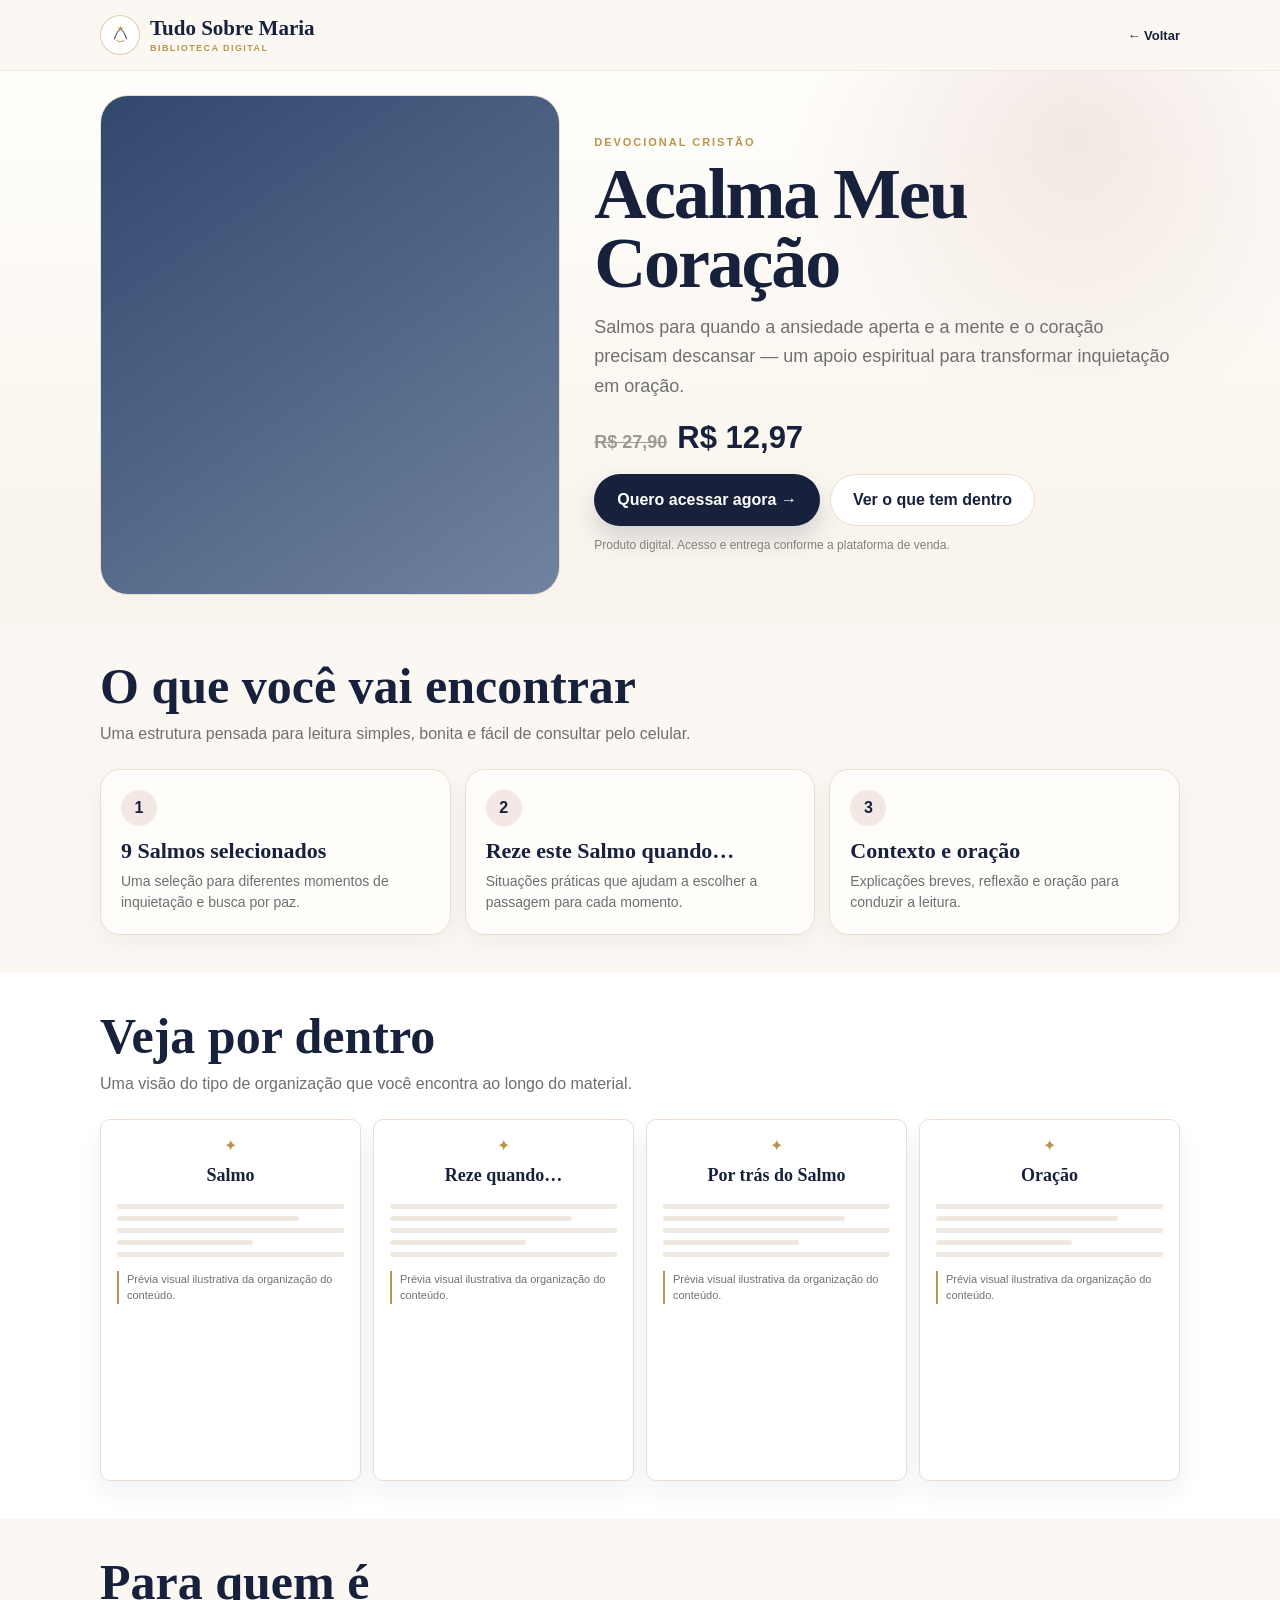
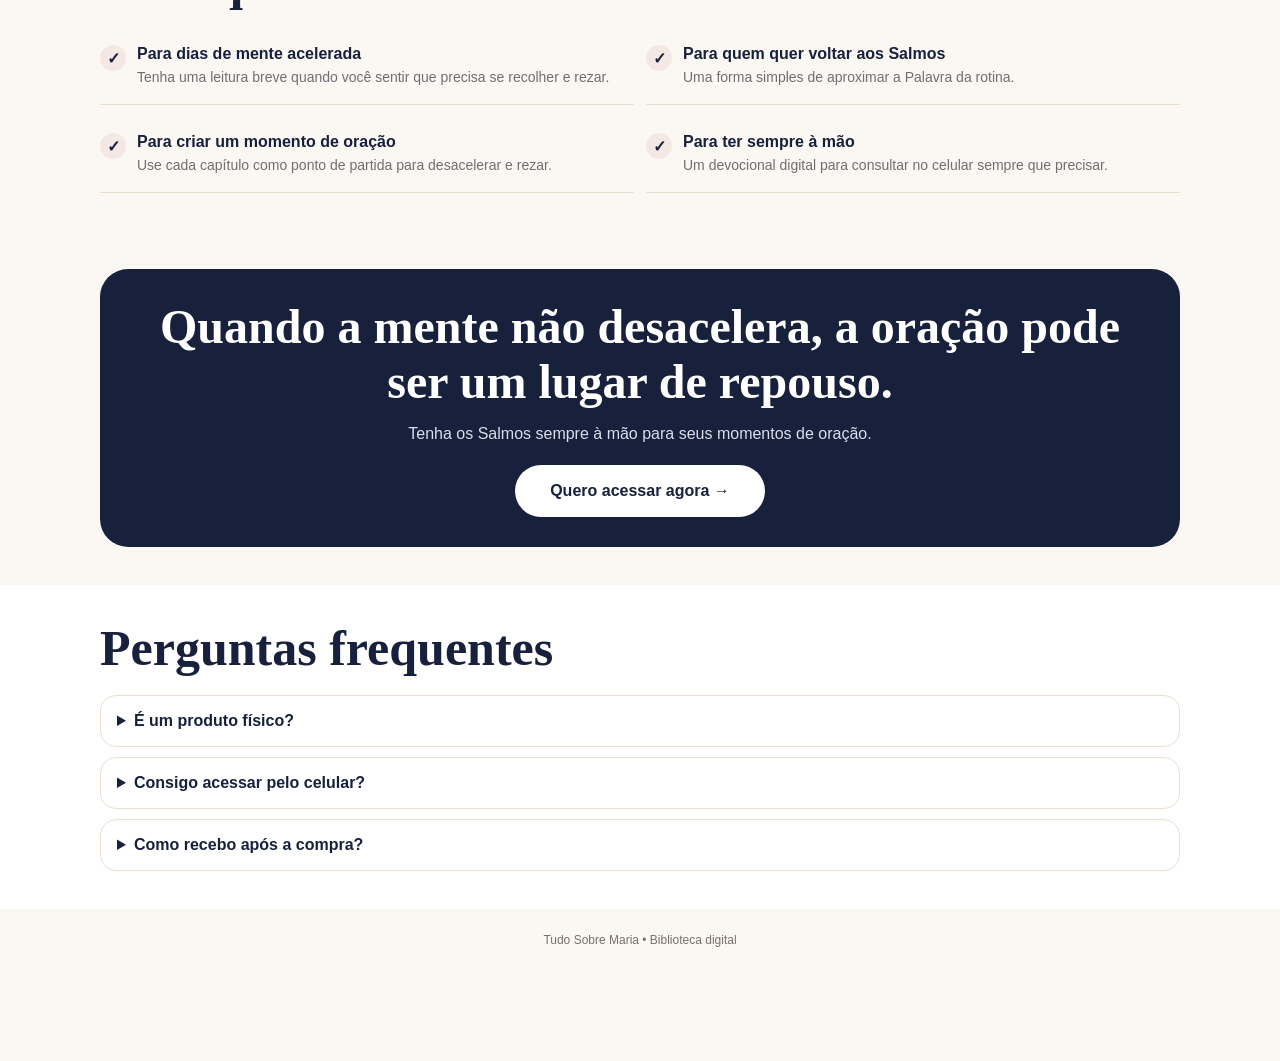
<file: produtos/acalma.html>
<!doctype html><html lang="pt-BR"><head><meta charset="utf-8"><meta name="viewport" content="width=device-width,initial-scale=1,viewport-fit=cover"><meta name="theme-color" content="#17213c"><title>Acalma Meu Coração | Tudo Sobre Maria</title><meta name="description" content="Salmos para quando a ansiedade aperta e a mente e o coração precisam descansar — um apoio espiritual para transformar inquietação em oração."><link rel="stylesheet" href="../assets/produto.css"></head><body>
<header class="top"><div class="wrap topin"><a class="brand" href="../index.html"><div class="mark"><svg viewBox="0 0 80 80" width="25"><path d="M20 52c6-17 12-28 20-34 8 6 14 17 20 34" fill="none" stroke="#17213c" stroke-width="3"/><path d="M27 55c8 6 18 6 26 0" fill="none" stroke="#b9944c" stroke-width="3"/><path d="M40 9l2.6 6 6.4.5-5 4.2 1.6 6.3-5.6-3.4-5.6 3.4 1.6-6.3-5-4.2 6.4-.5z" fill="#b9944c"/></svg></div><div><div class="bname">Tudo Sobre Maria</div><div class="bsub">Biblioteca digital</div></div></a><a class="back" href="../index.html#ebooks">← Voltar</a></div></header>
<main><section class="hero"><div class="wrap hero-grid"><div class="visual blue"><img src="../assets/acalma.webp" alt="Mockup de Acalma Meu Coração"></div><div><div class="eyebrow">Devocional cristão</div><h1>Acalma Meu Coração</h1><p class="lead">Salmos para quando a ansiedade aperta e a mente e o coração precisam descansar — um apoio espiritual para transformar inquietação em oração.</p><div class="price-line"><span class="old">R$ 27,90</span><span class="price">R$ 12,97</span></div><div class="cta"><a class="btn primary" href="https://nataliasbatista.github.io/Acalma-meu-Cora-o-01/" target="_blank" rel="noopener">Quero acessar agora →</a><a class="btn secondary" href="#conteudo">Ver o que tem dentro</a></div><div class="smallnote">Produto digital. Acesso e entrega conforme a plataforma de venda.</div></div></div></section>
<section class="section" id="conteudo"><div class="wrap"><div class="head"><h2>O que você vai encontrar</h2><p>Uma estrutura pensada para leitura simples, bonita e fácil de consultar pelo celular.</p></div><div class="features"><div class="feature"><div class="ico">1</div><h3>9 Salmos selecionados</h3><p>Uma seleção para diferentes momentos de inquietação e busca por paz.</p></div><div class="feature"><div class="ico">2</div><h3>Reze este Salmo quando…</h3><p>Situações práticas que ajudam a escolher a passagem para cada momento.</p></div><div class="feature"><div class="ico">3</div><h3>Contexto e oração</h3><p>Explicações breves, reflexão e oração para conduzir a leitura.</p></div></div></div></section>
<section class="section alt"><div class="wrap"><div class="head"><h2>Veja por dentro</h2><p>Uma visão do tipo de organização que você encontra ao longo do material.</p></div><div class="preview"><div class="page"><div class="star">✦</div><h3>Salmo</h3><div class="lines"><div class="line"></div><div class="line m"></div><div class="line"></div><div class="line s"></div><div class="line"></div></div><div class="quote">Prévia visual ilustrativa da organização do conteúdo.</div></div><div class="page"><div class="star">✦</div><h3>Reze quando…</h3><div class="lines"><div class="line"></div><div class="line m"></div><div class="line"></div><div class="line s"></div><div class="line"></div></div><div class="quote">Prévia visual ilustrativa da organização do conteúdo.</div></div><div class="page"><div class="star">✦</div><h3>Por trás do Salmo</h3><div class="lines"><div class="line"></div><div class="line m"></div><div class="line"></div><div class="line s"></div><div class="line"></div></div><div class="quote">Prévia visual ilustrativa da organização do conteúdo.</div></div><div class="page"><div class="star">✦</div><h3>Oração</h3><div class="lines"><div class="line"></div><div class="line m"></div><div class="line"></div><div class="line s"></div><div class="line"></div></div><div class="quote">Prévia visual ilustrativa da organização do conteúdo.</div></div></div></div></section>
<section class="section"><div class="wrap"><div class="head"><h2>Para quem é</h2></div><div class="forwho"><div class="who"><div class="check">✓</div><div><strong>Para dias de mente acelerada</strong><span>Tenha uma leitura breve quando você sentir que precisa se recolher e rezar.</span></div></div><div class="who"><div class="check">✓</div><div><strong>Para quem quer voltar aos Salmos</strong><span>Uma forma simples de aproximar a Palavra da rotina.</span></div></div><div class="who"><div class="check">✓</div><div><strong>Para criar um momento de oração</strong><span>Use cada capítulo como ponto de partida para desacelerar e rezar.</span></div></div><div class="who"><div class="check">✓</div><div><strong>Para ter sempre à mão</strong><span>Um devocional digital para consultar no celular sempre que precisar.</span></div></div></div></div></section>
<section class="section"><div class="wrap"><div class="ctabox"><h2>Quando a mente não desacelera, a oração pode ser um lugar de repouso.</h2><p>Tenha os Salmos sempre à mão para seus momentos de oração.</p><a class="btn" href="https://nataliasbatista.github.io/Acalma-meu-Cora-o-01/" target="_blank" rel="noopener">Quero acessar agora →</a></div></div></section>
<section class="section alt"><div class="wrap"><div class="head"><h2>Perguntas frequentes</h2></div><div class="faq"><details><summary>É um produto físico?</summary><p>Não. É um produto digital; não há envio pelos Correios.</p></details><details><summary>Consigo acessar pelo celular?</summary><p>Sim. O material foi pensado para leitura digital e pode ser acessado em dispositivos compatíveis com PDF.</p></details><details><summary>Como recebo após a compra?</summary><p>Após a confirmação do pagamento, siga as instruções da plataforma de venda para acessar o material.</p></details></div></div></section></main><div class="sticky"><a class="btn primary" href="https://nataliasbatista.github.io/Acalma-meu-Cora-o-01/" target="_blank" rel="noopener">Quero acessar agora →</a></div><footer class="footer"><div class="wrap">Tudo Sobre Maria • Biblioteca digital</div></footer></body></html>
</file>
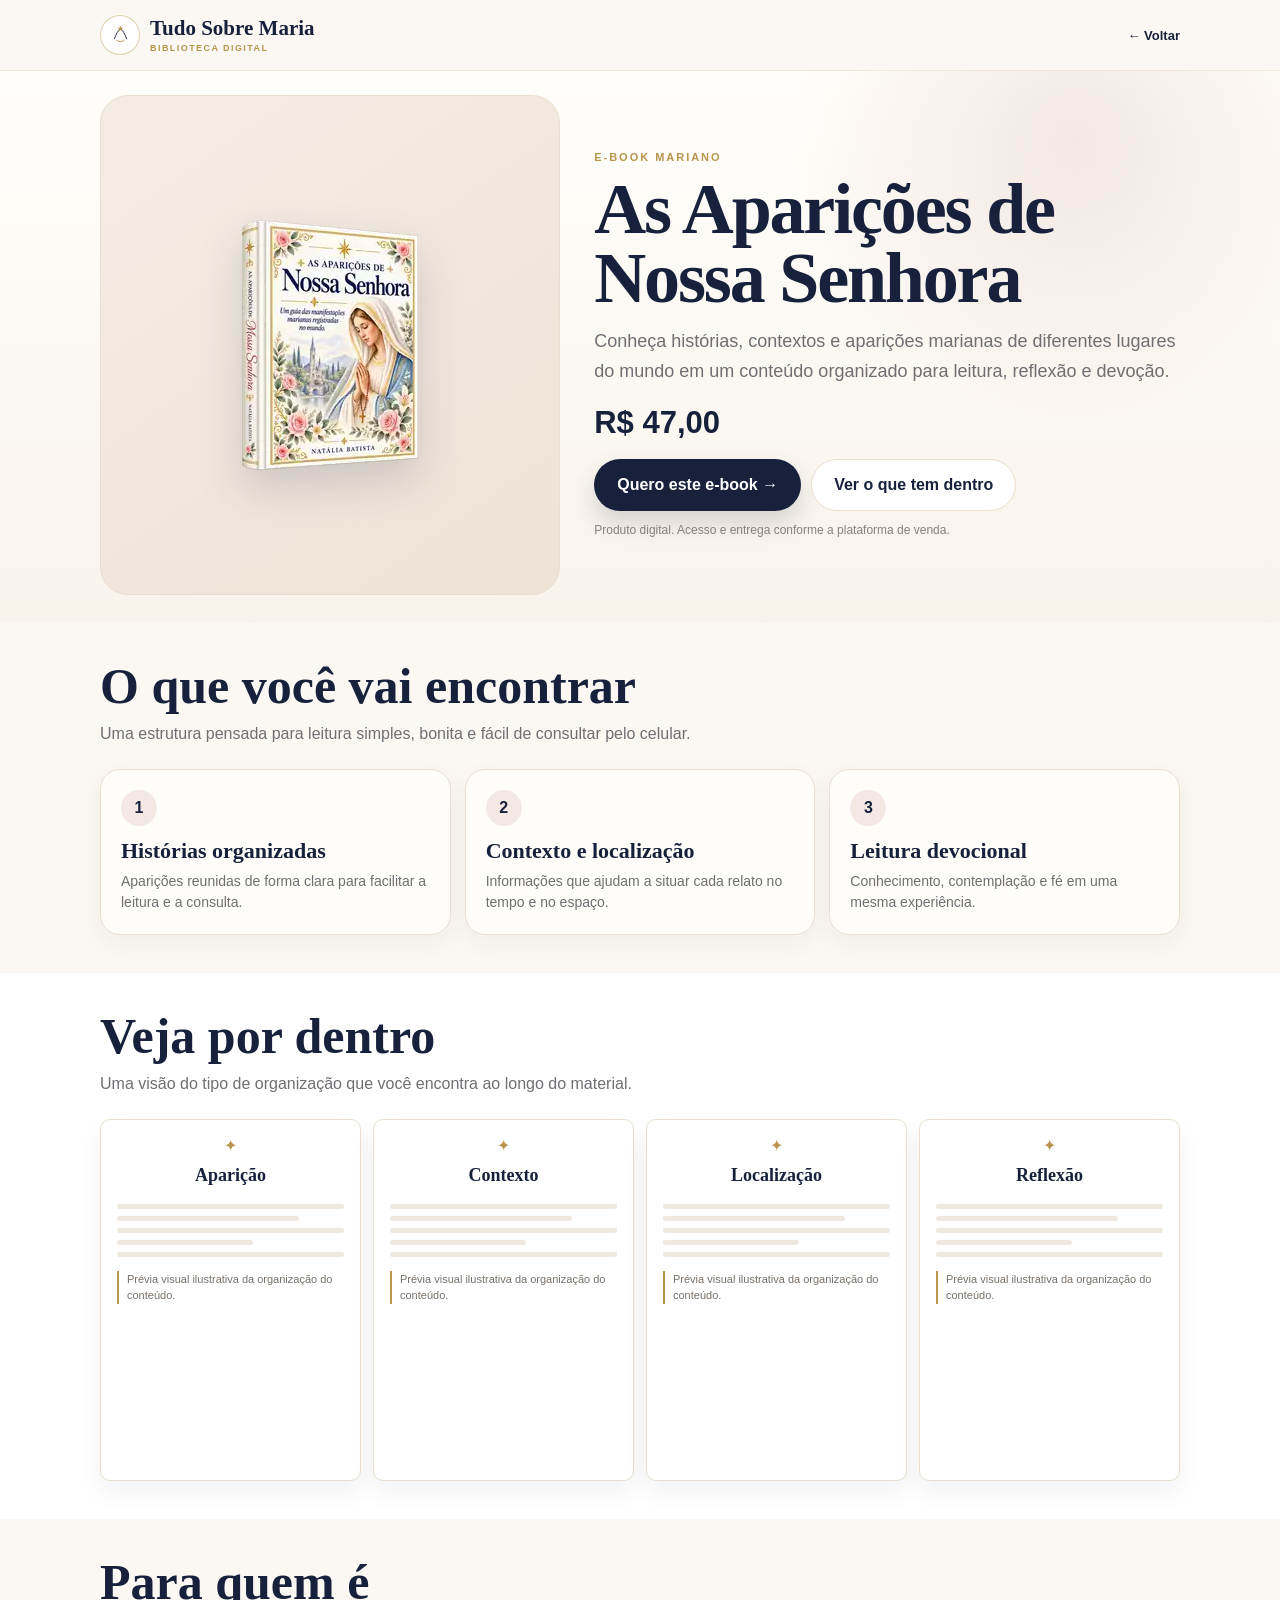
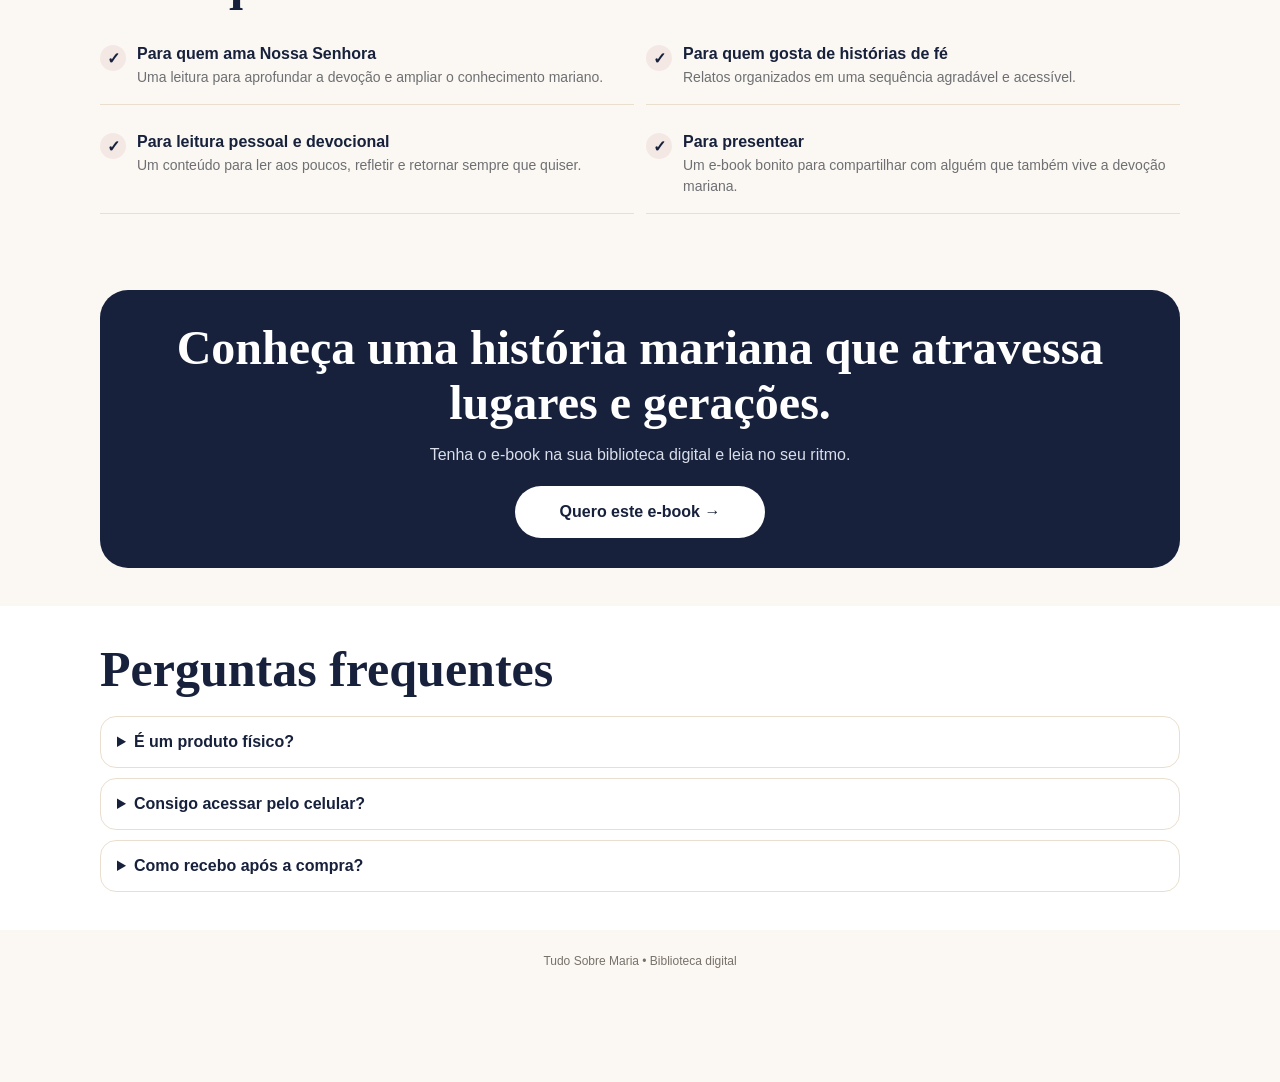
<file: produtos/aparicoes.html>
<!doctype html><html lang="pt-BR"><head><meta charset="utf-8"><meta name="viewport" content="width=device-width,initial-scale=1,viewport-fit=cover"><meta name="theme-color" content="#17213c"><title>As Aparições de Nossa Senhora | Tudo Sobre Maria</title><meta name="description" content="Conheça histórias, contextos e aparições marianas de diferentes lugares do mundo em um conteúdo organizado para leitura, reflexão e devoção."><link rel="stylesheet" href="../assets/produto.css"></head><body>
<header class="top"><div class="wrap topin"><a class="brand" href="../index.html"><div class="mark"><svg viewBox="0 0 80 80" width="25"><path d="M20 52c6-17 12-28 20-34 8 6 14 17 20 34" fill="none" stroke="#17213c" stroke-width="3"/><path d="M27 55c8 6 18 6 26 0" fill="none" stroke="#b9944c" stroke-width="3"/><path d="M40 9l2.6 6 6.4.5-5 4.2 1.6 6.3-5.6-3.4-5.6 3.4 1.6-6.3-5-4.2 6.4-.5z" fill="#b9944c"/></svg></div><div><div class="bname">Tudo Sobre Maria</div><div class="bsub">Biblioteca digital</div></div></a><a class="back" href="../index.html#ebooks">← Voltar</a></div></header>
<main><section class="hero"><div class="wrap hero-grid"><div class="visual "><img src="../assets/aparicoes.webp" alt="Mockup de As Aparições de Nossa Senhora"></div><div><div class="eyebrow">E-book mariano</div><h1>As Aparições de Nossa Senhora</h1><p class="lead">Conheça histórias, contextos e aparições marianas de diferentes lugares do mundo em um conteúdo organizado para leitura, reflexão e devoção.</p><div class="price-line"><span class="price">R$ 47,00</span></div><div class="cta"><a class="btn primary" href="https://kiwify.app/IAcOyyU" target="_blank" rel="noopener">Quero este e-book →</a><a class="btn secondary" href="#conteudo">Ver o que tem dentro</a></div><div class="smallnote">Produto digital. Acesso e entrega conforme a plataforma de venda.</div></div></div></section>
<section class="section" id="conteudo"><div class="wrap"><div class="head"><h2>O que você vai encontrar</h2><p>Uma estrutura pensada para leitura simples, bonita e fácil de consultar pelo celular.</p></div><div class="features"><div class="feature"><div class="ico">1</div><h3>Histórias organizadas</h3><p>Aparições reunidas de forma clara para facilitar a leitura e a consulta.</p></div><div class="feature"><div class="ico">2</div><h3>Contexto e localização</h3><p>Informações que ajudam a situar cada relato no tempo e no espaço.</p></div><div class="feature"><div class="ico">3</div><h3>Leitura devocional</h3><p>Conhecimento, contemplação e fé em uma mesma experiência.</p></div></div></div></section>
<section class="section alt"><div class="wrap"><div class="head"><h2>Veja por dentro</h2><p>Uma visão do tipo de organização que você encontra ao longo do material.</p></div><div class="preview"><div class="page"><div class="star">✦</div><h3>Aparição</h3><div class="lines"><div class="line"></div><div class="line m"></div><div class="line"></div><div class="line s"></div><div class="line"></div></div><div class="quote">Prévia visual ilustrativa da organização do conteúdo.</div></div><div class="page"><div class="star">✦</div><h3>Contexto</h3><div class="lines"><div class="line"></div><div class="line m"></div><div class="line"></div><div class="line s"></div><div class="line"></div></div><div class="quote">Prévia visual ilustrativa da organização do conteúdo.</div></div><div class="page"><div class="star">✦</div><h3>Localização</h3><div class="lines"><div class="line"></div><div class="line m"></div><div class="line"></div><div class="line s"></div><div class="line"></div></div><div class="quote">Prévia visual ilustrativa da organização do conteúdo.</div></div><div class="page"><div class="star">✦</div><h3>Reflexão</h3><div class="lines"><div class="line"></div><div class="line m"></div><div class="line"></div><div class="line s"></div><div class="line"></div></div><div class="quote">Prévia visual ilustrativa da organização do conteúdo.</div></div></div></div></section>
<section class="section"><div class="wrap"><div class="head"><h2>Para quem é</h2></div><div class="forwho"><div class="who"><div class="check">✓</div><div><strong>Para quem ama Nossa Senhora</strong><span>Uma leitura para aprofundar a devoção e ampliar o conhecimento mariano.</span></div></div><div class="who"><div class="check">✓</div><div><strong>Para quem gosta de histórias de fé</strong><span>Relatos organizados em uma sequência agradável e acessível.</span></div></div><div class="who"><div class="check">✓</div><div><strong>Para leitura pessoal e devocional</strong><span>Um conteúdo para ler aos poucos, refletir e retornar sempre que quiser.</span></div></div><div class="who"><div class="check">✓</div><div><strong>Para presentear</strong><span>Um e-book bonito para compartilhar com alguém que também vive a devoção mariana.</span></div></div></div></div></section>
<section class="section"><div class="wrap"><div class="ctabox"><h2>Conheça uma história mariana que atravessa lugares e gerações.</h2><p>Tenha o e-book na sua biblioteca digital e leia no seu ritmo.</p><a class="btn" href="https://kiwify.app/IAcOyyU" target="_blank" rel="noopener">Quero este e-book →</a></div></div></section>
<section class="section alt"><div class="wrap"><div class="head"><h2>Perguntas frequentes</h2></div><div class="faq"><details><summary>É um produto físico?</summary><p>Não. É um produto digital; não há envio pelos Correios.</p></details><details><summary>Consigo acessar pelo celular?</summary><p>Sim. O material foi pensado para leitura digital e pode ser acessado em dispositivos compatíveis com PDF.</p></details><details><summary>Como recebo após a compra?</summary><p>Após a confirmação do pagamento, siga as instruções da plataforma de venda para acessar o material.</p></details></div></div></section></main><div class="sticky"><a class="btn primary" href="https://kiwify.app/IAcOyyU" target="_blank" rel="noopener">Quero este e-book →</a></div><footer class="footer"><div class="wrap">Tudo Sobre Maria • Biblioteca digital</div></footer></body></html>
</file>
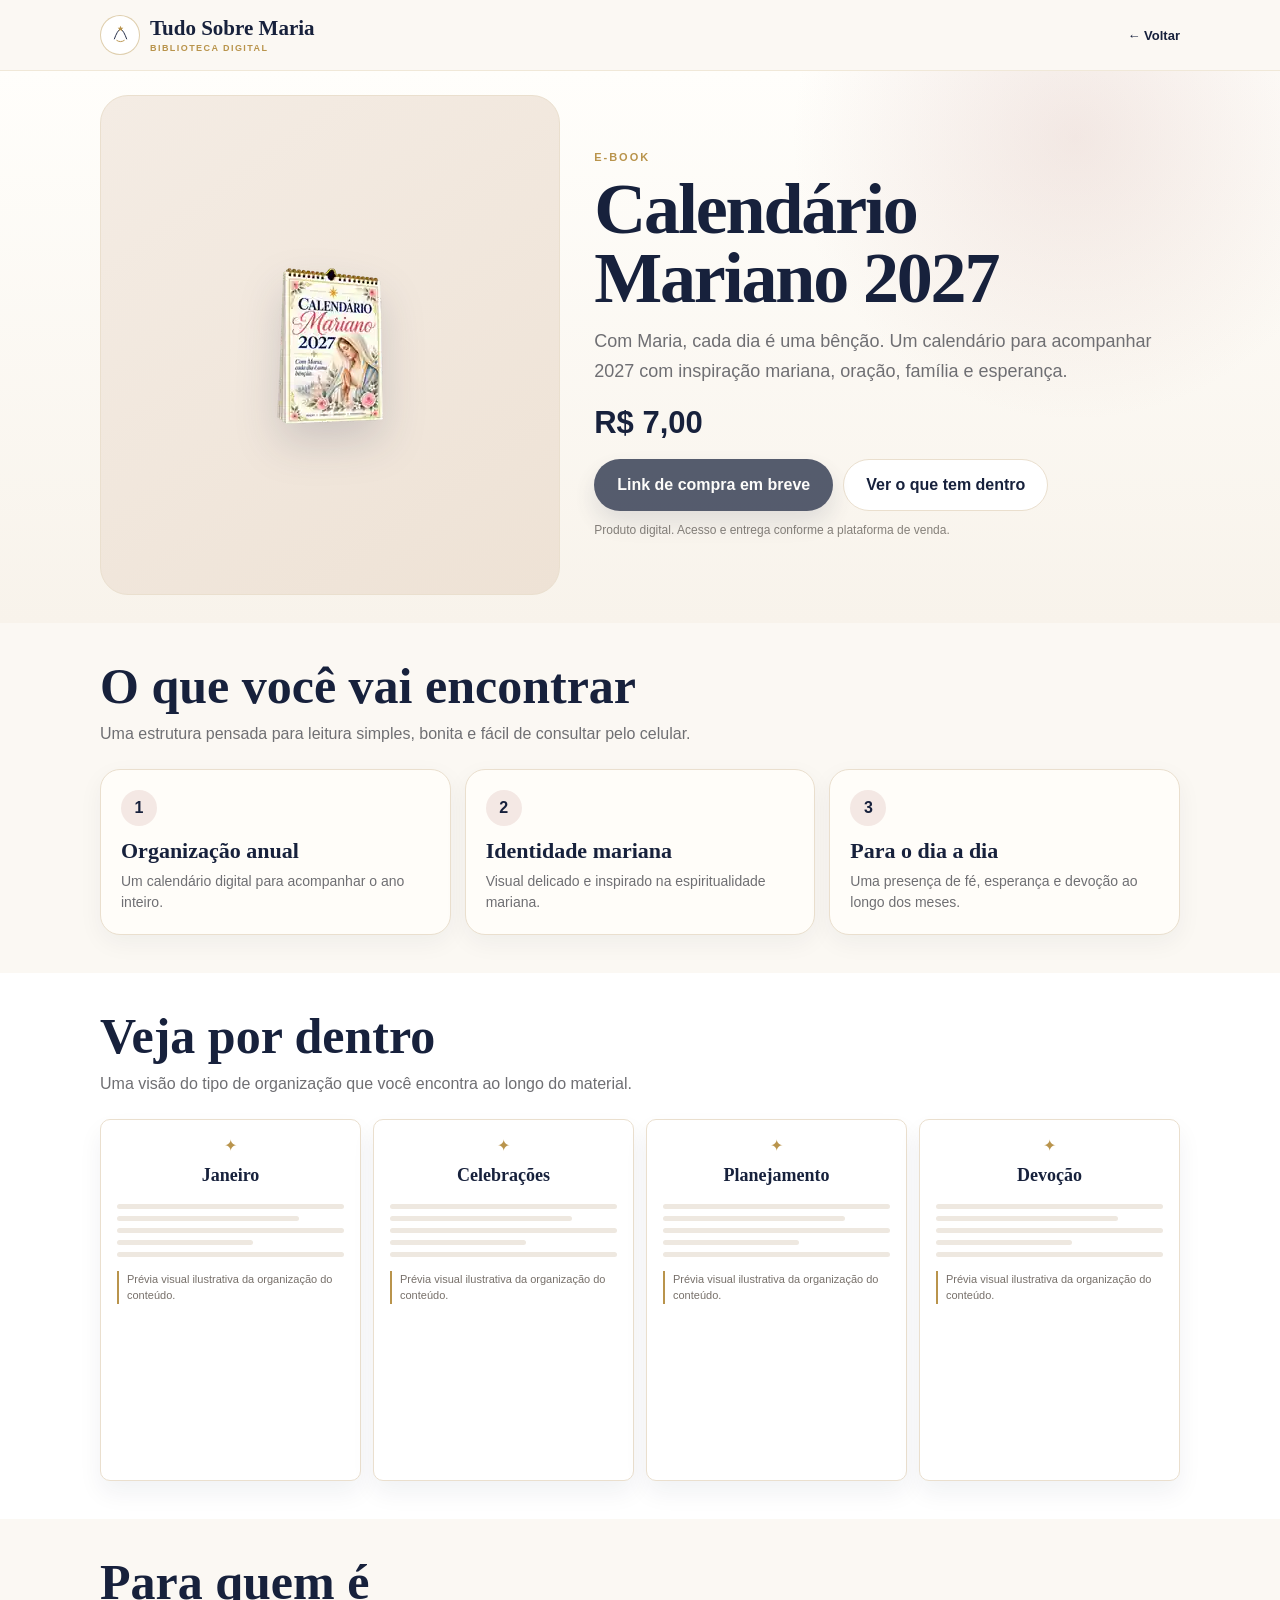
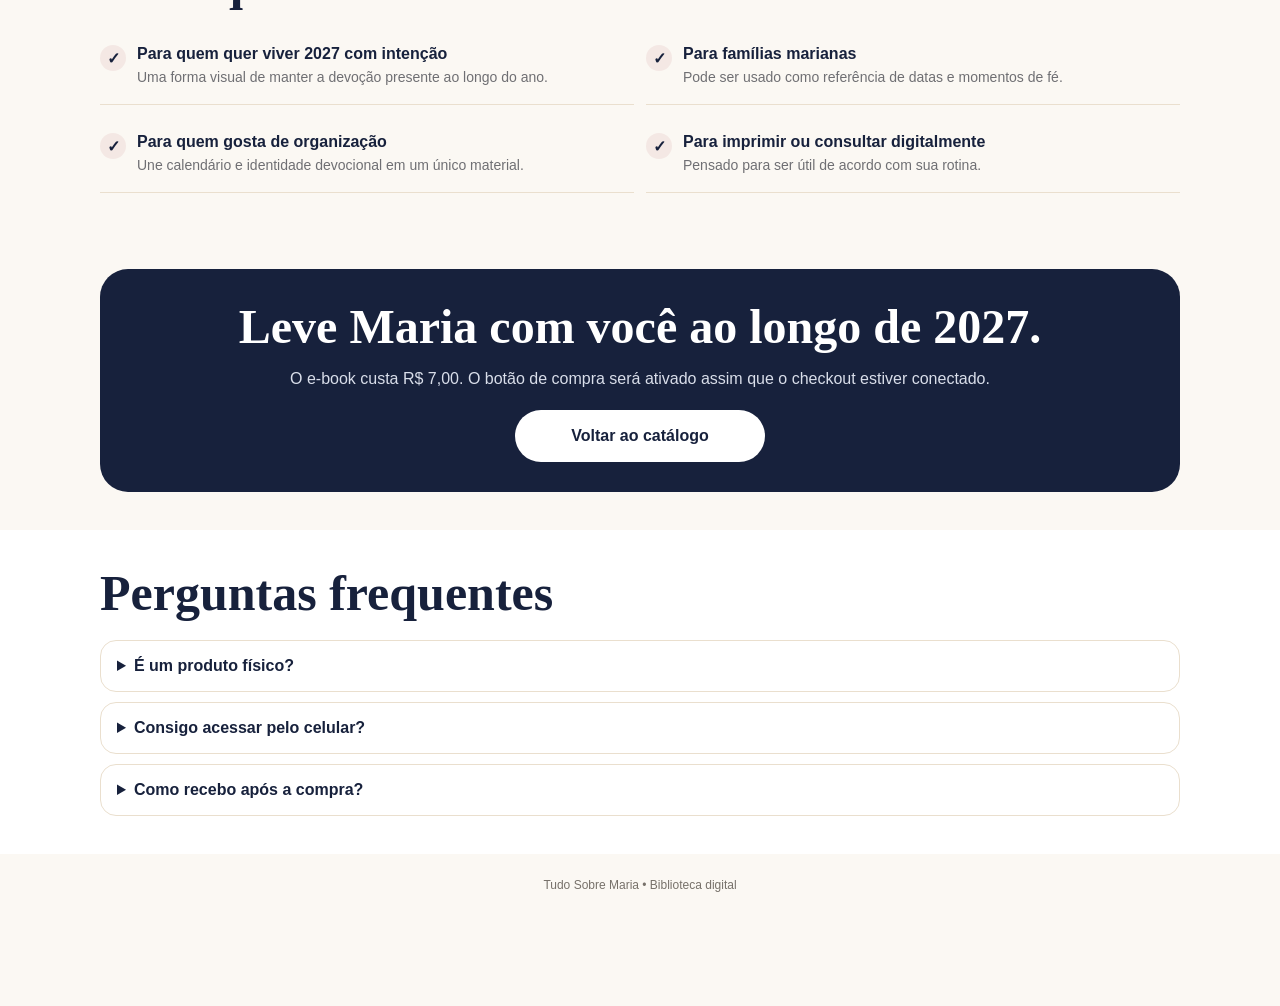
<file: produtos/calendario-mariano-2027.html>
<!doctype html><html lang="pt-BR"><head><meta charset="utf-8"><meta name="viewport" content="width=device-width,initial-scale=1,viewport-fit=cover"><meta name="theme-color" content="#17213c"><title>Calendário Mariano 2027 | Tudo Sobre Maria</title><meta name="description" content="Com Maria, cada dia é uma bênção. Um calendário para acompanhar 2027 com inspiração mariana, oração, família e esperança."><link rel="stylesheet" href="../assets/produto.css"></head><body>
<header class="top"><div class="wrap topin"><a class="brand" href="../index.html"><div class="mark"><svg viewBox="0 0 80 80" width="25"><path d="M20 52c6-17 12-28 20-34 8 6 14 17 20 34" fill="none" stroke="#17213c" stroke-width="3"/><path d="M27 55c8 6 18 6 26 0" fill="none" stroke="#b9944c" stroke-width="3"/><path d="M40 9l2.6 6 6.4.5-5 4.2 1.6 6.3-5.6-3.4-5.6 3.4 1.6-6.3-5-4.2 6.4-.5z" fill="#b9944c"/></svg></div><div><div class="bname">Tudo Sobre Maria</div><div class="bsub">Biblioteca digital</div></div></a><a class="back" href="../index.html#ebooks">← Voltar</a></div></header>
<main><section class="hero"><div class="wrap hero-grid"><div class="visual "><img src="../assets/calendario-mariano-2027.webp" alt="Mockup de Calendário Mariano 2027"></div><div><div class="eyebrow">E-book</div><h1>Calendário Mariano 2027</h1><p class="lead">Com Maria, cada dia é uma bênção. Um calendário para acompanhar 2027 com inspiração mariana, oração, família e esperança.</p><div class="price-line"><span class="price">R$ 7,00</span></div><div class="cta"><span class="btn primary" style="opacity:.72;cursor:default">Link de compra em breve</span><a class="btn secondary" href="#conteudo">Ver o que tem dentro</a></div><div class="smallnote">Produto digital. Acesso e entrega conforme a plataforma de venda.</div></div></div></section>
<section class="section" id="conteudo"><div class="wrap"><div class="head"><h2>O que você vai encontrar</h2><p>Uma estrutura pensada para leitura simples, bonita e fácil de consultar pelo celular.</p></div><div class="features"><div class="feature"><div class="ico">1</div><h3>Organização anual</h3><p>Um calendário digital para acompanhar o ano inteiro.</p></div><div class="feature"><div class="ico">2</div><h3>Identidade mariana</h3><p>Visual delicado e inspirado na espiritualidade mariana.</p></div><div class="feature"><div class="ico">3</div><h3>Para o dia a dia</h3><p>Uma presença de fé, esperança e devoção ao longo dos meses.</p></div></div></div></section>
<section class="section alt"><div class="wrap"><div class="head"><h2>Veja por dentro</h2><p>Uma visão do tipo de organização que você encontra ao longo do material.</p></div><div class="preview"><div class="page"><div class="star">✦</div><h3>Janeiro</h3><div class="lines"><div class="line"></div><div class="line m"></div><div class="line"></div><div class="line s"></div><div class="line"></div></div><div class="quote">Prévia visual ilustrativa da organização do conteúdo.</div></div><div class="page"><div class="star">✦</div><h3>Celebrações</h3><div class="lines"><div class="line"></div><div class="line m"></div><div class="line"></div><div class="line s"></div><div class="line"></div></div><div class="quote">Prévia visual ilustrativa da organização do conteúdo.</div></div><div class="page"><div class="star">✦</div><h3>Planejamento</h3><div class="lines"><div class="line"></div><div class="line m"></div><div class="line"></div><div class="line s"></div><div class="line"></div></div><div class="quote">Prévia visual ilustrativa da organização do conteúdo.</div></div><div class="page"><div class="star">✦</div><h3>Devoção</h3><div class="lines"><div class="line"></div><div class="line m"></div><div class="line"></div><div class="line s"></div><div class="line"></div></div><div class="quote">Prévia visual ilustrativa da organização do conteúdo.</div></div></div></div></section>
<section class="section"><div class="wrap"><div class="head"><h2>Para quem é</h2></div><div class="forwho"><div class="who"><div class="check">✓</div><div><strong>Para quem quer viver 2027 com intenção</strong><span>Uma forma visual de manter a devoção presente ao longo do ano.</span></div></div><div class="who"><div class="check">✓</div><div><strong>Para famílias marianas</strong><span>Pode ser usado como referência de datas e momentos de fé.</span></div></div><div class="who"><div class="check">✓</div><div><strong>Para quem gosta de organização</strong><span>Une calendário e identidade devocional em um único material.</span></div></div><div class="who"><div class="check">✓</div><div><strong>Para imprimir ou consultar digitalmente</strong><span>Pensado para ser útil de acordo com sua rotina.</span></div></div></div></div></section>
<section class="section"><div class="wrap"><div class="ctabox"><h2>Leve Maria com você ao longo de 2027.</h2><p>O e-book custa R$ 7,00. O botão de compra será ativado assim que o checkout estiver conectado.</p><a class="btn" href="../index.html#ebooks">Voltar ao catálogo</a></div></div></section>
<section class="section alt"><div class="wrap"><div class="head"><h2>Perguntas frequentes</h2></div><div class="faq"><details><summary>É um produto físico?</summary><p>Não. É um produto digital; não há envio pelos Correios.</p></details><details><summary>Consigo acessar pelo celular?</summary><p>Sim. O material foi pensado para leitura digital e pode ser acessado em dispositivos compatíveis com PDF.</p></details><details><summary>Como recebo após a compra?</summary><p>Após a confirmação do pagamento, siga as instruções da plataforma de venda para acessar o material.</p></details></div></div></section></main><div class="sticky"><a class="btn primary" href="../index.html#ebooks">Voltar aos e-books</a></div><footer class="footer"><div class="wrap">Tudo Sobre Maria • Biblioteca digital</div></footer></body></html>
</file>
<file: assets/produto.css>
:root{--navy:#17213c;--navy2:#263a64;--gold:#b9944c;--cream:#fbf8f3;--paper:#fffdf9;--rose:#f4e8e4;--line:#eadfce;--ink:#292b34;--muted:#6f6f73;--green:#e7eee8;--greenink:#58705c;--shadow:0 18px 44px rgba(23,33,60,.10)}
*{box-sizing:border-box}html{scroll-behavior:smooth}body{margin:0;background:var(--cream);color:var(--ink);font-family:Inter,Arial,sans-serif;padding-bottom:86px}a{text-decoration:none;color:inherit}img{max-width:100%;display:block}.wrap{width:min(1080px,calc(100% - 24px));margin:auto}
.top{position:sticky;top:0;z-index:50;background:rgba(251,248,243,.96);backdrop-filter:blur(14px);border-bottom:1px solid rgba(185,148,76,.16)}.topin{min-height:70px;display:flex;align-items:center;justify-content:space-between;gap:12px}.brand{display:flex;align-items:center;gap:10px;min-width:0}.mark{width:40px;height:40px;border-radius:50%;display:grid;place-items:center;background:#fff;border:1px solid rgba(185,148,76,.45);flex:0 0 40px}.bname{font-family:Georgia,serif;font-size:21px;font-weight:700;color:var(--navy);line-height:1}.bsub{font-size:9px;letter-spacing:.16em;text-transform:uppercase;color:var(--gold);font-weight:800;margin-top:4px}.back{font-size:13px;font-weight:800;color:var(--navy);white-space:nowrap}
.hero{padding:24px 0 28px;background:radial-gradient(circle at 84% 12%,rgba(207,169,162,.25),transparent 24%),linear-gradient(180deg,#fffefb,#f8f3eb)}.hero-grid{display:grid;grid-template-columns:.88fr 1.12fr;gap:34px;align-items:center}.visual{min-height:500px;border-radius:28px;background:linear-gradient(145deg,#f4ece4,#eee2d5);border:1px solid var(--line);display:flex;align-items:center;justify-content:center;padding:24px;overflow:hidden}.visual.blue{background:linear-gradient(145deg,#31476d,#70839f)}.visual img{width:100%;height:100%;max-height:455px;object-fit:contain;object-position:center;filter:drop-shadow(0 24px 24px rgba(23,33,60,.18))}.eyebrow{font-size:11px;letter-spacing:.18em;text-transform:uppercase;color:var(--gold);font-weight:900}h1,h2,h3{font-family:Georgia,serif;color:var(--navy);margin:0}h1{font-size:clamp(42px,6.7vw,72px);line-height:.96;margin:12px 0 14px;letter-spacing:-.03em}.lead{font-size:18px;line-height:1.65;color:var(--muted);margin:0}.price-line{display:flex;align-items:baseline;gap:10px;margin:18px 0 4px}.old{font-size:18px;color:#9f9991;text-decoration:line-through;font-weight:700}.price{font-size:31px;color:var(--navy);font-weight:900}.cta{display:flex;flex-wrap:wrap;gap:10px;margin-top:18px}.btn{min-height:52px;padding:0 22px;border-radius:999px;display:inline-flex;align-items:center;justify-content:center;font-weight:900;border:1px solid transparent}.btn.primary{background:var(--navy);color:#fff;box-shadow:0 12px 24px rgba(23,33,60,.16)}.btn.secondary{background:#fff;color:var(--navy);border-color:var(--line)}.smallnote{font-size:12px;color:#85807a;margin-top:10px;line-height:1.5}
.section{padding:38px 0}.section.alt{background:#fff}.head{max-width:760px;margin-bottom:22px}.head h2{font-size:clamp(32px,4.7vw,50px);line-height:1}.head p{font-size:16px;line-height:1.6;color:var(--muted);margin:10px 0 0}.features{display:grid;grid-template-columns:repeat(3,1fr);gap:14px}.feature{background:var(--paper);border:1px solid var(--line);border-radius:20px;padding:20px;box-shadow:0 8px 24px rgba(23,33,60,.05)}.ico{width:36px;height:36px;border-radius:50%;display:grid;place-items:center;background:var(--rose);color:var(--navy);font-weight:900;margin-bottom:12px}.feature h3{font-size:22px;margin-bottom:7px}.feature p{margin:0;color:var(--muted);font-size:14px;line-height:1.55}
.preview{display:grid;grid-template-columns:repeat(4,1fr);gap:12px}.page{aspect-ratio:.72;background:#fff;border:1px solid var(--line);border-radius:10px;padding:16px;box-shadow:0 12px 24px rgba(23,33,60,.06);display:flex;flex-direction:column}.page .star{color:var(--gold);text-align:center}.page h3{font-size:18px;text-align:center;margin:10px 0}.lines{display:grid;gap:7px;margin-top:8px}.line{height:5px;background:#eee8e0;border-radius:5px}.line.s{width:60%}.line.m{width:80%}.quote{border-left:2px solid var(--gold);padding-left:8px;margin-top:14px;color:#77706a;font-size:11px;line-height:1.5}.forwho{display:grid;grid-template-columns:repeat(2,1fr);gap:12px}.who{display:flex;gap:11px;align-items:flex-start;padding:16px 0;border-bottom:1px solid var(--line)}.check{width:26px;height:26px;border-radius:50%;background:var(--rose);display:grid;place-items:center;color:var(--navy);font-weight:900;flex:0 0 26px}.who strong{display:block;color:var(--navy);margin-bottom:4px}.who span{font-size:14px;line-height:1.5;color:var(--muted)}
.ctabox{padding:30px;border-radius:28px;background:var(--navy);color:#fff;text-align:center}.ctabox h2{color:#fff;font-size:clamp(31px,5vw,48px)}.ctabox p{max-width:720px;margin:12px auto 18px;color:#d9deea;line-height:1.65}.ctabox .btn{background:#fff;color:var(--navy);min-width:250px}.faq{display:grid;gap:10px}.faq details{background:#fff;border:1px solid var(--line);border-radius:16px;padding:16px}.faq summary{font-weight:900;color:var(--navy);cursor:pointer}.faq p{color:var(--muted);font-size:14px;line-height:1.55}.footer{padding:24px 0 28px;text-align:center;font-size:12px;color:#77716a}
.sticky{position:fixed;left:0;right:0;bottom:0;z-index:60;background:rgba(255,253,249,.98);backdrop-filter:blur(14px);border-top:1px solid var(--line);padding:8px 12px calc(8px + env(safe-area-inset-bottom));display:none}.sticky .btn{width:100%;min-height:50px}
@media(max-width:800px){body{padding-bottom:80px}.wrap{width:calc(100% - 18px)}.topin{min-height:64px}.bname{font-size:18px}.bsub{font-size:8px}.mark{width:36px;height:36px;flex-basis:36px}.back{font-size:12px}.hero{padding:18px 0 22px}.hero-grid{grid-template-columns:1fr;gap:20px}.visual{min-height:0;height:330px;padding:18px;border-radius:22px}.visual img{max-height:300px}.eyebrow{font-size:10px}.lead{font-size:16px;line-height:1.58}.price{font-size:27px}.cta{display:grid;grid-template-columns:1fr}.btn{width:100%}.section{padding:28px 0}.features{grid-template-columns:1fr}.preview{grid-template-columns:repeat(2,1fr)}.forwho{grid-template-columns:1fr}.ctabox{padding:24px 16px;border-radius:22px}.ctabox .btn{min-width:0}.sticky{display:block}.footer{padding-bottom:12px}}
@media(max-width:390px){.preview{grid-template-columns:1fr}.visual{height:300px}.visual img{max-height:270px}h1{font-size:38px}.lead{font-size:15px}}

/* mockups transparentes */
.visual{display:flex;align-items:center;justify-content:center}.visual img{display:block;width:auto;height:auto;max-width:88%;max-height:90%;object-fit:contain;object-position:center center;margin:auto;filter:drop-shadow(0 20px 22px rgba(23,33,60,.16))}
</file>
